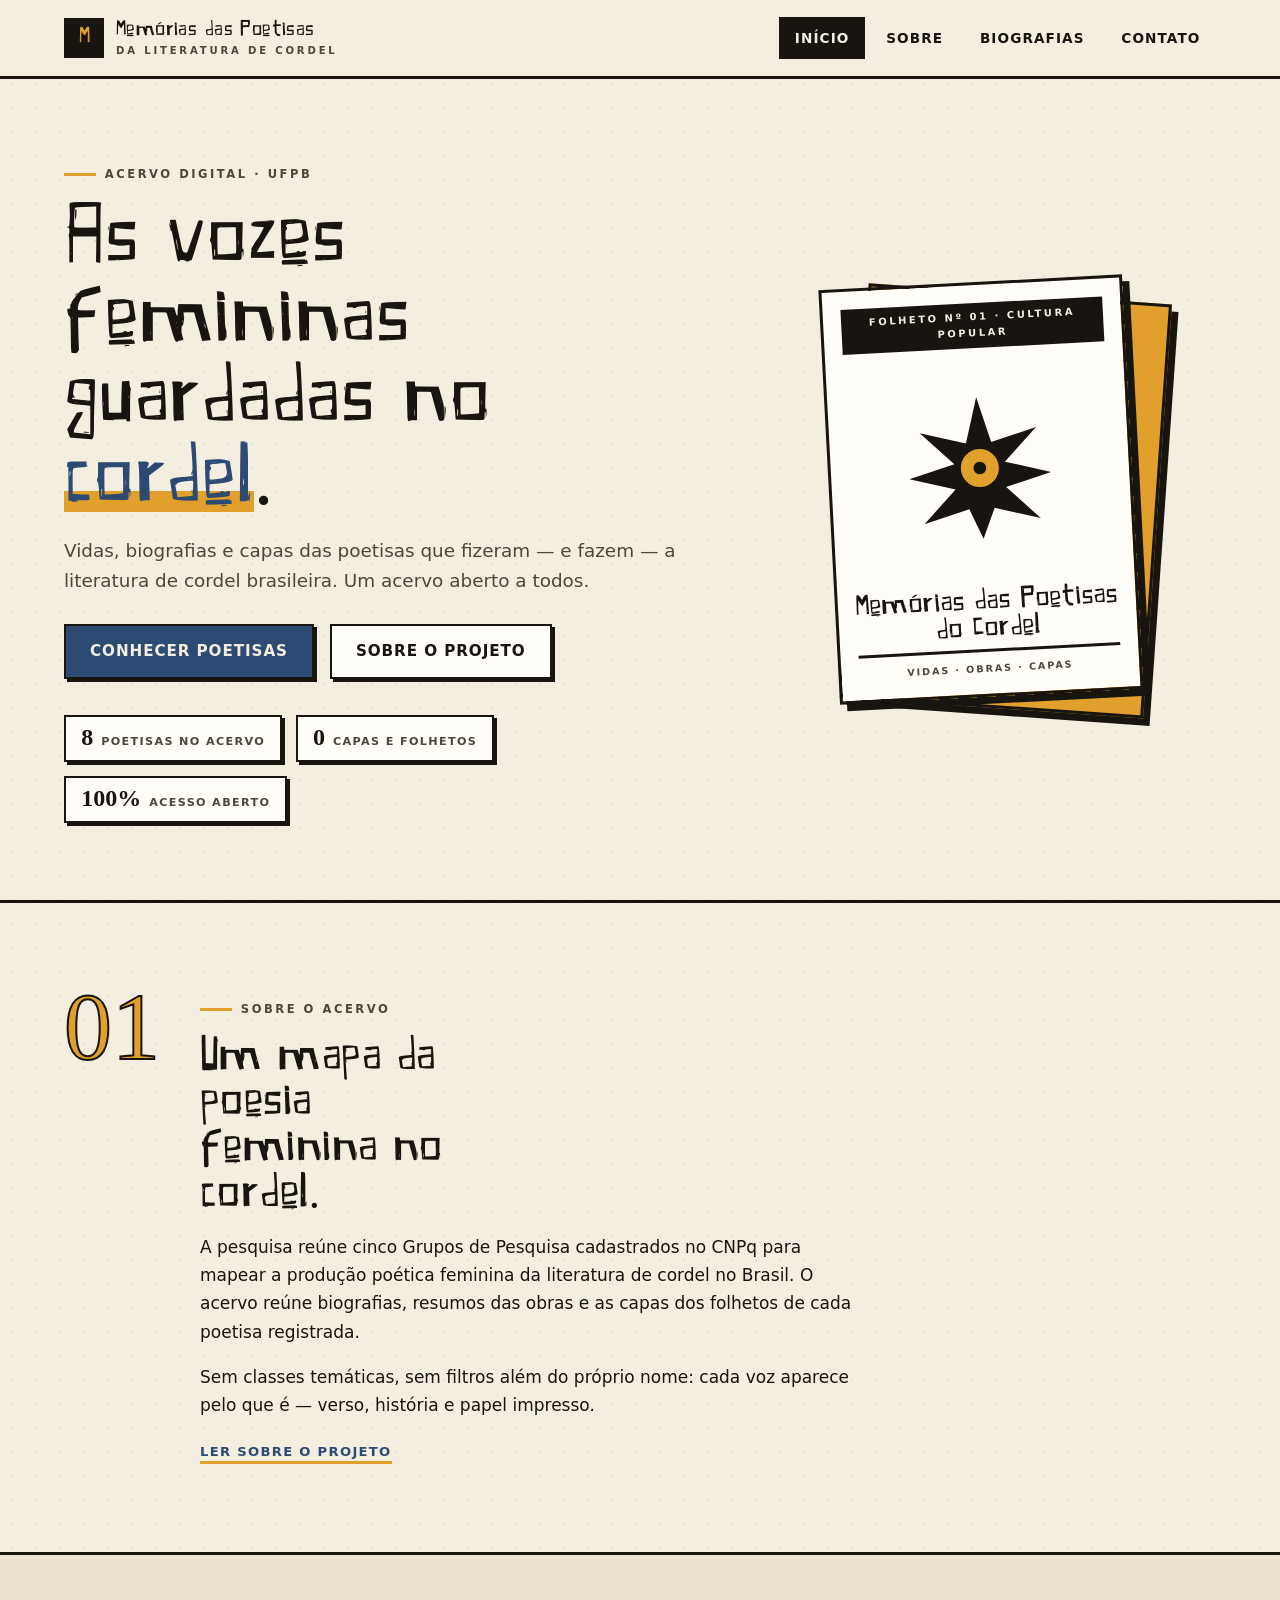
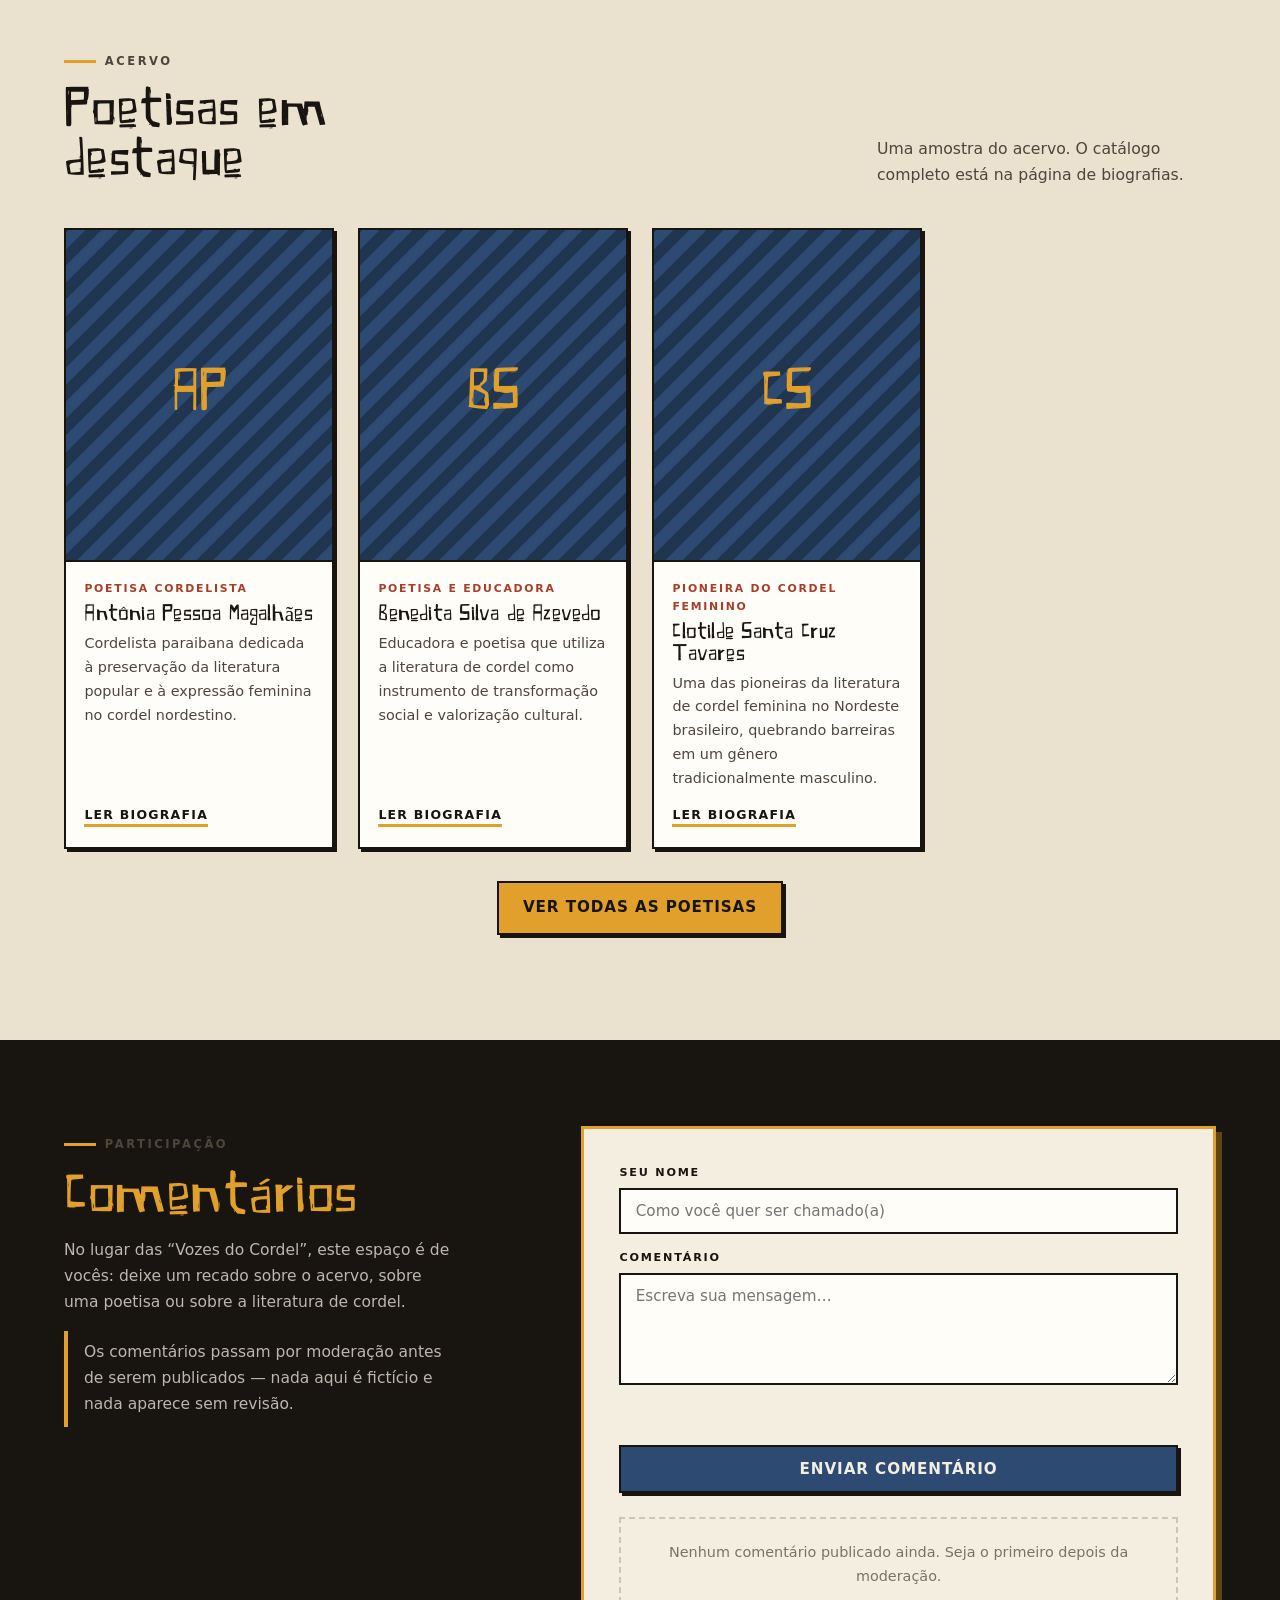
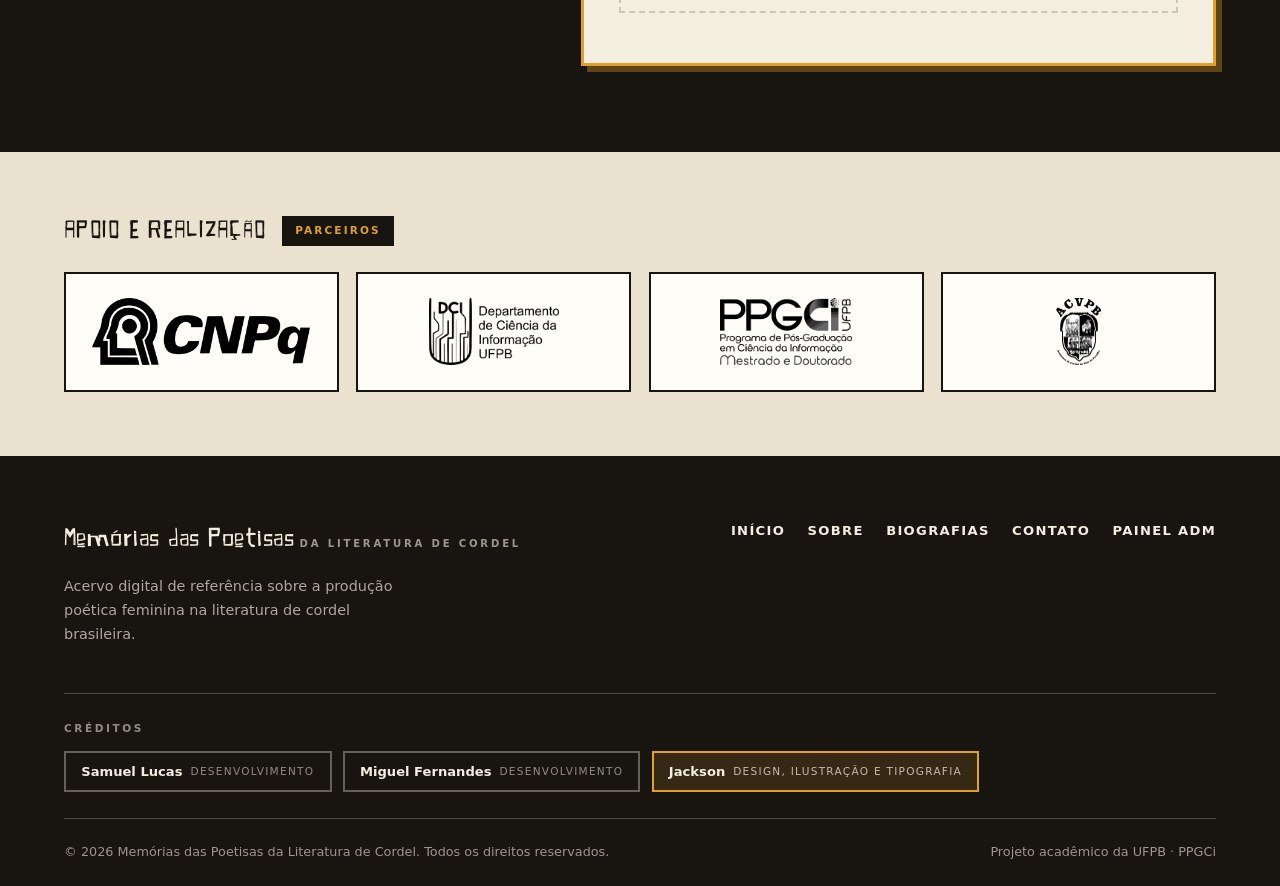
<file: index.html>
<!DOCTYPE html>
<html lang="pt-BR">
<head>
  <meta charset="UTF-8">
  <meta name="viewport" content="width=device-width, initial-scale=1.0">
  <meta name="description" content="Memórias das Poetisas da Literatura de Cordel — acervo digital com vidas, obras e capas das poetisas do cordel brasileiro.">
  <meta name="keywords" content="literatura de cordel, poetisas, poesia feminina, cordel brasileiro, cultura popular">
  <meta name="robots" content="index, follow">
  <meta property="og:title" content="Memórias das Poetisas da Literatura de Cordel">
  <meta property="og:description" content="Acervo digital das poetisas da literatura de cordel brasileira.">
  <meta property="og:type" content="website">
  <meta property="og:locale" content="pt_BR">
  <meta name="theme-color" content="#181410">
  <title>Início — Memórias das Poetisas da Literatura de Cordel</title>
  <link rel="icon" href="elementos/estrela.svg" type="image/svg+xml">
  <link rel="stylesheet" href="styles.css">
</head>
<body>

  <a class="skip-link" href="#conteudo">Ir para o conteúdo</a>

  <!-- ================= CABEÇALHO ================= -->
  <header class="site-header">
    <div class="shell site-header__inner">
      <a class="brand" href="index.html">
        <span class="brand__mark" aria-hidden="true">M</span>
        <span class="brand__text">
          <span class="brand__title">Memórias das Poetisas</span>
          <span class="brand__descriptor">da Literatura de Cordel</span>
        </span>
      </a>

      <button class="menu-toggle" type="button" aria-label="Abrir menu" aria-expanded="false" data-menu-toggle>
        <span></span><span></span><span></span>
      </button>

      <nav class="site-nav" data-site-nav aria-label="Navegação principal">
        <a href="index.html" aria-current="page">Início</a>
        <a href="sobre.html">Sobre</a>
        <a href="biografias.html">Biografias</a>
        <a href="contato.html">Contato</a>
      </nav>
    </div>
  </header>

  <main id="conteudo">

    <!-- ================= HERO ================= -->
    <section class="hero">
      <div class="shell hero__inner">
        <div>
          <span class="eyebrow">Acervo digital · UFPB</span>
          <h1 class="hero__title">As vozes femininas guardadas no <em>cordel</em>.</h1>
          <p class="lede hero__lede">
            Vidas, biografias e capas das poetisas que fizeram — e fazem —
            a literatura de cordel brasileira. Um acervo aberto a todos.
          </p>

          <div class="hero__cta">
            <a class="btn btn--primary" href="biografias.html">Conhecer poetisas</a>
            <a class="btn" href="sobre.html">Sobre o projeto</a>
          </div>

          <div class="hero__stats">
            <div class="stat-chip">
              <strong data-poetisas-count>—</strong>
              <span>Poetisas no acervo</span>
            </div>
            <div class="stat-chip">
              <strong data-covers-count>—</strong>
              <span>Capas e folhetos</span>
            </div>
            <div class="stat-chip">
              <strong>100%</strong>
              <span>Acesso aberto</span>
            </div>
          </div>
        </div>

        <!-- Arte: folhetos de cordel empilhados -->
        <div class="folheto-art" aria-hidden="true">
          <div class="folheto folheto--back"></div>
          <div class="folheto folheto--front">
            <div class="folheto__strip">Folheto nº 01 · Cultura popular</div>
            <div class="folheto__star">
              <img src="elementos/estrela.svg" alt="">
            </div>
            <p class="folheto__name">Memórias das Poetisas do Cordel</p>
            <div class="folheto__foot">Vidas · Obras · Capas</div>
          </div>
        </div>
      </div>
    </section>

    <!-- ================= SOBRE (prévia) ================= -->
    <section class="section">
      <div class="shell">
        <div class="intro-grid">
          <div class="intro-grid__num" aria-hidden="true">01</div>
          <div class="intro-grid__body">
            <span class="eyebrow">Sobre o acervo</span>
            <h2>Um mapa da poesia feminina no cordel.</h2>
            <p>
              A pesquisa reúne cinco Grupos de Pesquisa cadastrados no CNPq para
              mapear a produção poética feminina da literatura de cordel no Brasil.
              O acervo reúne biografias, resumos das obras e as capas dos folhetos
              de cada poetisa registrada.
            </p>
            <p>
              Sem classes temáticas, sem filtros além do próprio nome: cada voz
              aparece pelo que é — verso, história e papel impresso.
            </p>
            <a class="text-link" href="sobre.html">Ler sobre o projeto</a>
          </div>
        </div>
      </div>
    </section>

    <!-- ================= DESTAQUES ================= -->
    <section class="section section--deep">
      <div class="shell">
        <div class="section-head">
          <div>
            <span class="eyebrow">Acervo</span>
            <h2>Poetisas em destaque</h2>
          </div>
          <p>Uma amostra do acervo. O catálogo completo está na página de biografias.</p>
        </div>

        <div class="card-grid" data-featured-grid>
          <div class="skeleton-card">
            <div class="skeleton-block"></div>
            <div class="skeleton-block"></div>
            <div class="skeleton-block"></div>
          </div>
          <div class="skeleton-card">
            <div class="skeleton-block"></div>
            <div class="skeleton-block"></div>
            <div class="skeleton-block"></div>
          </div>
          <div class="skeleton-card">
            <div class="skeleton-block"></div>
            <div class="skeleton-block"></div>
            <div class="skeleton-block"></div>
          </div>
        </div>

        <p style="margin-top: 2rem; text-align: center;">
          <a class="btn btn--sol" href="biografias.html">Ver todas as poetisas</a>
        </p>
      </div>
    </section>

    <!-- ============ COMENTÁRIOS (no lugar das Vozes do Cordel) ============ -->
    <section class="comments" id="comentarios" aria-labelledby="titulo-comentarios">
      <div class="shell comments__grid">
        <div class="comments__intro">
          <span class="eyebrow">Participação</span>
          <h2 id="titulo-comentarios">Comentários</h2>
          <p>
            No lugar das “Vozes do Cordel”, este espaço é de vocês: deixe um
            recado sobre o acervo, sobre uma poetisa ou sobre a literatura de
            cordel.
          </p>
          <p class="comments__note">
            Os comentários passam por moderação antes de serem publicados —
            nada aqui é fictício e nada aparece sem revisão.
          </p>
        </div>

        <div class="comments__panel">
          <form class="comments__form" data-comment-form novalidate>
            <div>
              <label for="comment-name">Seu nome</label>
              <input type="text" id="comment-name" name="nome" maxlength="80" required
                     placeholder="Como você quer ser chamado(a)">
            </div>
            <div>
              <label for="comment-text">Comentário</label>
              <textarea id="comment-text" name="mensagem" maxlength="800" required
                        placeholder="Escreva sua mensagem…"></textarea>
            </div>
            <p class="form-error" data-comment-error role="alert"></p>
            <button type="submit" class="btn btn--primary btn--block">Enviar comentário</button>
          </form>

          <div data-comment-ok hidden></div>

          <div class="comments__list" data-comment-list>
            <p class="comments__empty">Nenhum comentário publicado ainda. Seja o primeiro depois da moderação.</p>
          </div>
        </div>
      </div>
    </section>

    <!-- ================= APOIO ================= -->
    <section class="supporters" aria-labelledby="titulo-apoio">
      <div class="shell">
        <div class="supporters__head">
          <h2 id="titulo-apoio">Apoio e realização</h2>
          <span class="supporters__badge">Parceiros</span>
        </div>
        <div class="supporters__grid">
          <div class="supporter">
            <img src="logos/CNPq.png" alt="CNPq" title="Conselho Nacional de Desenvolvimento Científico e Tecnológico">
          </div>
          <div class="supporter">
            <img src="logos/DCI.png" alt="DCI" title="Departamento de Ciência da Informação">
          </div>
          <div class="supporter">
            <img src="logos/PPGCI.png" alt="PPGCI" title="Programa de Pós-Graduação em Ciência da Informação">
          </div>
          <div class="supporter">
            <img src="logos/ACVPB.png" alt="ACVPB" title="Academia de Cordel do Vale do Paraíba">
          </div>
        </div>
      </div>
    </section>

  </main>

  <!-- ================= RODAPÉ ================= -->
  <footer class="site-footer">
    <div class="shell">
      <div class="footer-grid">
        <div class="footer-brand">
          <span class="brand__title">Memórias das Poetisas</span>
          <span class="brand__descriptor">da Literatura de Cordel</span>
          <p>Acervo digital de referência sobre a produção poética feminina
             na literatura de cordel brasileira.</p>
        </div>

        <nav class="footer-nav" aria-label="Navegação do rodapé">
          <a href="index.html">Início</a>
          <a href="sobre.html">Sobre</a>
          <a href="biografias.html">Biografias</a>
          <a href="contato.html">Contato</a>
          <a href="admin.html">Painel adm</a>
        </nav>
      </div>

      <div class="credits">
        <div class="credits__label">Créditos</div>
        <div class="credits__list">
          <a class="credit" href="https://portsamuellmsa.vercel.app/" target="_blank" rel="noopener noreferrer">
            <strong>Samuel Lucas</strong>
            <small>Desenvolvimento</small>
          </a>
          <a class="credit" href="https://miguel-fernandes-portfolio.vercel.app/" target="_blank" rel="noopener noreferrer">
            <strong>Miguel Fernandes</strong>
            <small>Desenvolvimento</small>
          </a>
          <span class="credit credit--highlight">
            <strong>Jackson</strong>
            <small>Design, ilustração e tipografia</small>
          </span>
        </div>
      </div>

      <div class="footer-bottom">
        <span>© <span data-current-year>2026</span> Memórias das Poetisas da Literatura de Cordel. Todos os direitos reservados.</span>
        <span>Projeto acadêmico da UFPB · PPGCi</span>
      </div>
    </div>
  </footer>

  <noscript>
    <p style="padding:1rem;background:#e0a02b;border-top:3px solid #181410;font-weight:700;text-align:center;">
      Este acervo precisa de JavaScript ativado para exibir as poetisas.
    </p>
  </noscript>

  <script src="data.js" defer></script>
  <script src="script.js" defer></script>
</body>
</html>
</file>
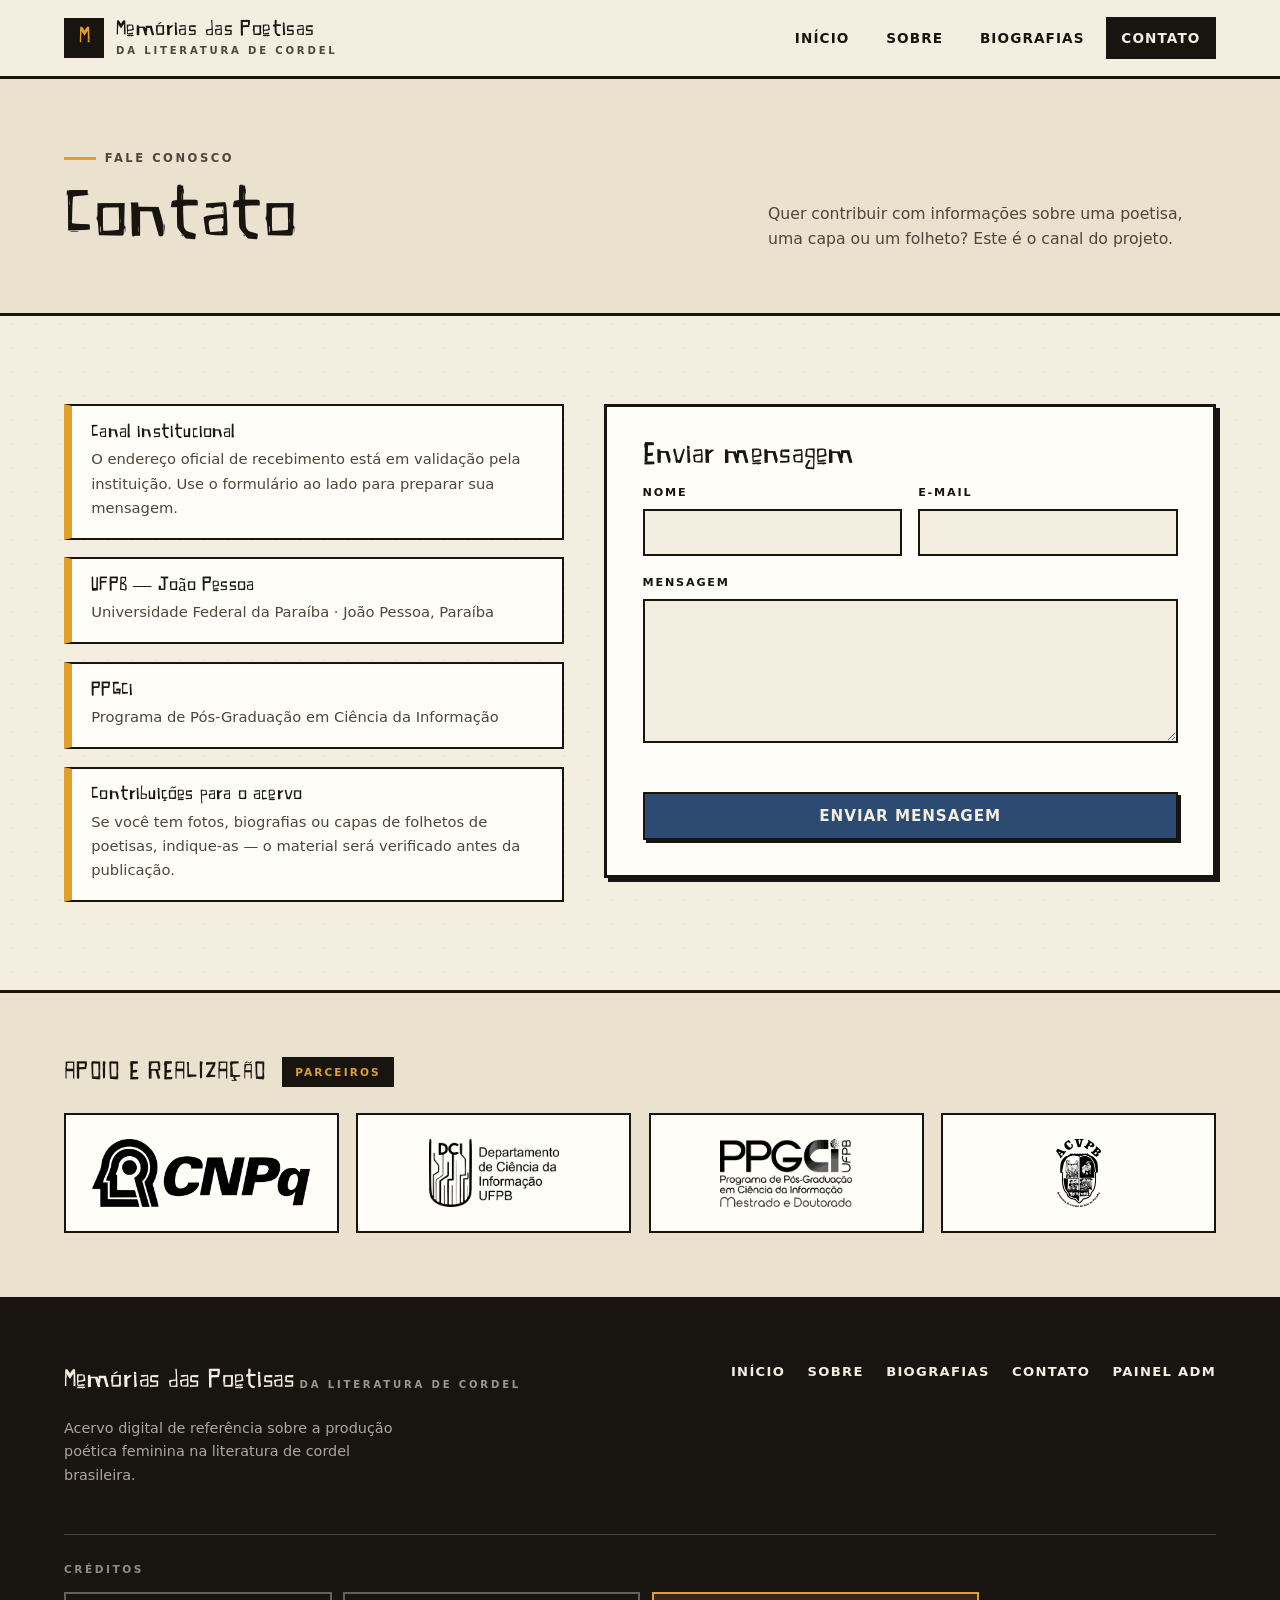
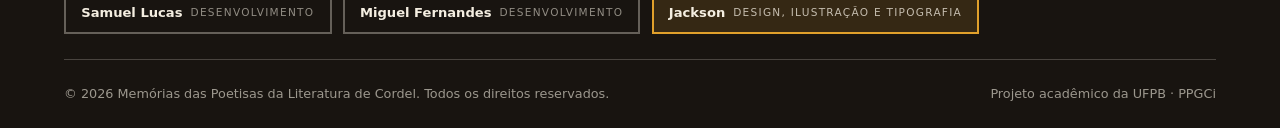
<file: contato.html>
<!DOCTYPE html>
<html lang="pt-BR">
<head>
  <meta charset="UTF-8">
  <meta name="viewport" content="width=device-width, initial-scale=1.0">
  <meta name="description" content="Contato — Memórias das Poetisas da Literatura de Cordel. Contribua com informações sobre poetisas do cordel brasileiro.">
  <meta name="robots" content="index, follow">
  <meta name="theme-color" content="#181410">
  <title>Contato — Memórias das Poetisas da Literatura de Cordel</title>
  <link rel="icon" href="elementos/estrela.svg" type="image/svg+xml">
  <link rel="stylesheet" href="styles.css">
</head>
<body>

  <a class="skip-link" href="#conteudo">Ir para o conteúdo</a>

  <!-- ================= CABEÇALHO ================= -->
  <header class="site-header">
    <div class="shell site-header__inner">
      <a class="brand" href="index.html">
        <span class="brand__mark" aria-hidden="true">M</span>
        <span class="brand__text">
          <span class="brand__title">Memórias das Poetisas</span>
          <span class="brand__descriptor">da Literatura de Cordel</span>
        </span>
      </a>

      <button class="menu-toggle" type="button" aria-label="Abrir menu" aria-expanded="false" data-menu-toggle>
        <span></span><span></span><span></span>
      </button>

      <nav class="site-nav" data-site-nav aria-label="Navegação principal">
        <a href="index.html">Início</a>
        <a href="sobre.html">Sobre</a>
        <a href="biografias.html">Biografias</a>
        <a href="contato.html" aria-current="page">Contato</a>
      </nav>
    </div>
  </header>

  <main id="conteudo">

    <!-- ================= HERO DA PÁGINA ================= -->
    <section class="page-hero">
      <div class="shell page-hero__inner">
        <div>
          <span class="eyebrow">Fale conosco</span>
          <h1>Contato</h1>
        </div>
        <p>
          Quer contribuir com informações sobre uma poetisa, uma capa ou um
          folheto? Este é o canal do projeto.
        </p>
      </div>
    </section>

    <!-- ================= CONTATO ================= -->
    <section class="section">
      <div class="shell contact-layout">

        <!-- Coluna esquerda: informações -->
        <div class="contact-info">
          <div class="contact-note">
            <h3>Canal institucional</h3>
            <p>O endereço oficial de recebimento está em validação pela
               instituição. Use o formulário ao lado para preparar sua mensagem.</p>
          </div>

          <div class="contact-note">
            <h3>UFPB — João Pessoa</h3>
            <p>Universidade Federal da Paraíba · João Pessoa, Paraíba</p>
          </div>

          <div class="contact-note">
            <h3>PPGCi</h3>
            <p>Programa de Pós-Graduação em Ciência da Informação</p>
          </div>

          <div class="contact-note">
            <h3>Contribuições para o acervo</h3>
            <p>Se você tem fotos, biografias ou capas de folhetos de poetisas,
               indique-as — o material será verificado antes da publicação.</p>
          </div>
        </div>

        <!-- Coluna direita: formulário -->
        <div class="form-card">
          <h2>Enviar mensagem</h2>

          <form data-contact-form novalidate>
            <div class="form-row">
              <div class="form-group">
                <label for="contato-nome">Nome</label>
                <input type="text" id="contato-nome" name="nome" required maxlength="120">
              </div>
              <div class="form-group">
                <label for="contato-email">E-mail</label>
                <input type="email" id="contato-email" name="email" required maxlength="160">
              </div>
            </div>

            <div class="form-group">
              <label for="contato-mensagem">Mensagem</label>
              <textarea id="contato-mensagem" name="mensagem" required maxlength="2000"></textarea>
            </div>

            <p class="form-error" data-contact-error role="alert"></p>

            <button type="submit" class="btn btn--primary btn--block">Enviar mensagem</button>
          </form>

          <div class="state-panel" data-contact-ok hidden>
            <h3>Mensagem registrada</h3>
            <p>Obrigado! Seu texto ficou salvo neste navegador. O envio por e-mail
               será ativado assim que o canal institucional for confirmado.</p>
            <p style="margin-top: 1rem;">
              <button type="button" class="btn btn-sm" data-contact-reset>Escrever outra</button>
            </p>
          </div>
        </div>

      </div>
    </section>

    <!-- ================= APOIO ================= -->
    <section class="supporters" aria-labelledby="titulo-apoio">
      <div class="shell">
        <div class="supporters__head">
          <h2 id="titulo-apoio">Apoio e realização</h2>
          <span class="supporters__badge">Parceiros</span>
        </div>
        <div class="supporters__grid">
          <div class="supporter">
            <img src="logos/CNPq.png" alt="CNPq" title="Conselho Nacional de Desenvolvimento Científico e Tecnológico">
          </div>
          <div class="supporter">
            <img src="logos/DCI.png" alt="DCI" title="Departamento de Ciência da Informação">
          </div>
          <div class="supporter">
            <img src="logos/PPGCI.png" alt="PPGCI" title="Programa de Pós-Graduação em Ciência da Informação">
          </div>
          <div class="supporter">
            <img src="logos/ACVPB.png" alt="ACVPB" title="Academia de Cordel do Vale do Paraíba">
          </div>
        </div>
      </div>
    </section>

  </main>

  <!-- ================= RODAPÉ ================= -->
  <footer class="site-footer">
    <div class="shell">
      <div class="footer-grid">
        <div class="footer-brand">
          <span class="brand__title">Memórias das Poetisas</span>
          <span class="brand__descriptor">da Literatura de Cordel</span>
          <p>Acervo digital de referência sobre a produção poética feminina
             na literatura de cordel brasileira.</p>
        </div>

        <nav class="footer-nav" aria-label="Navegação do rodapé">
          <a href="index.html">Início</a>
          <a href="sobre.html">Sobre</a>
          <a href="biografias.html">Biografias</a>
          <a href="contato.html">Contato</a>
          <a href="admin.html">Painel adm</a>
        </nav>
      </div>

      <div class="credits">
        <div class="credits__label">Créditos</div>
        <div class="credits__list">
          <a class="credit" href="https://portsamuellmsa.vercel.app/" target="_blank" rel="noopener noreferrer">
            <strong>Samuel Lucas</strong>
            <small>Desenvolvimento</small>
          </a>
          <a class="credit" href="https://miguel-fernandes-portfolio.vercel.app/" target="_blank" rel="noopener noreferrer">
            <strong>Miguel Fernandes</strong>
            <small>Desenvolvimento</small>
          </a>
          <span class="credit credit--highlight">
            <strong>Jackson</strong>
            <small>Design, ilustração e tipografia</small>
          </span>
        </div>
      </div>

      <div class="footer-bottom">
        <span>© <span data-current-year>2026</span> Memórias das Poetisas da Literatura de Cordel. Todos os direitos reservados.</span>
        <span>Projeto acadêmico da UFPB · PPGCi</span>
      </div>
    </div>
  </footer>

  <script src="data.js" defer></script>
  <script src="script.js" defer></script>
</body>
</html>
</file>
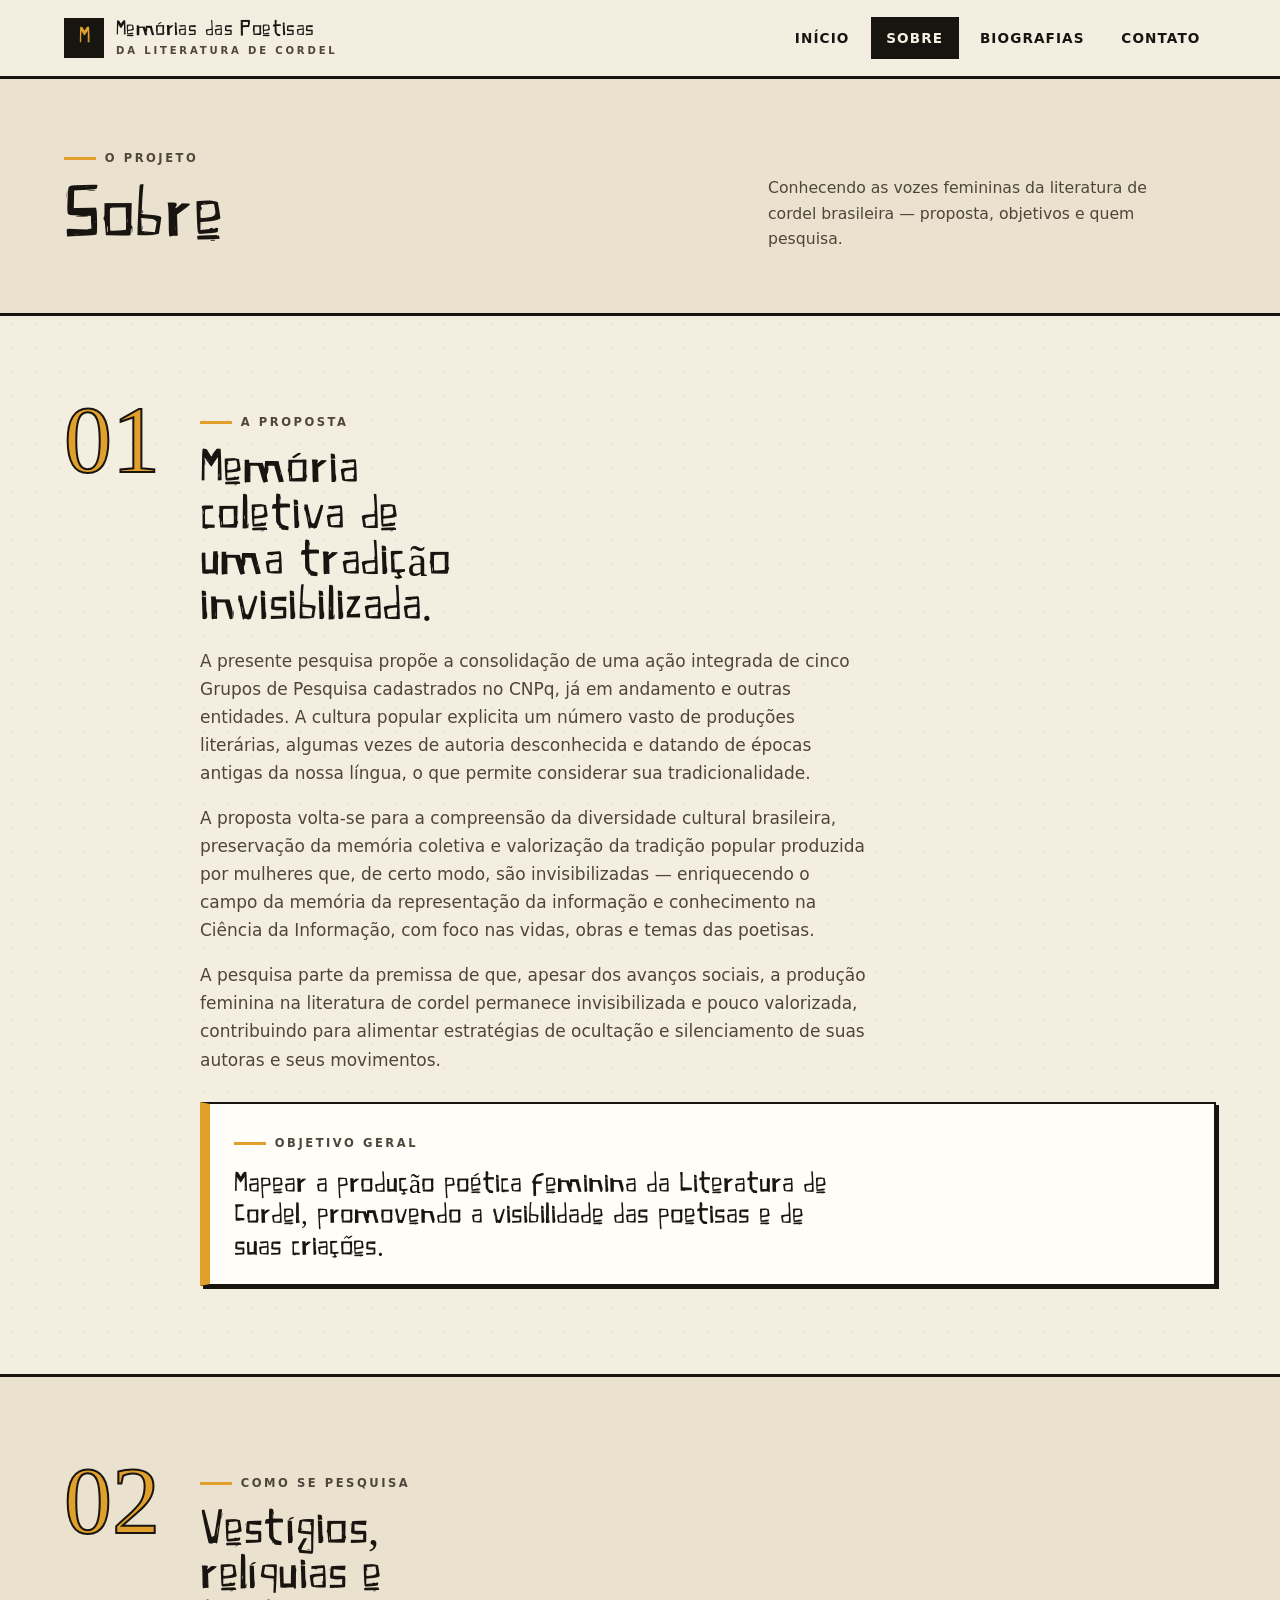
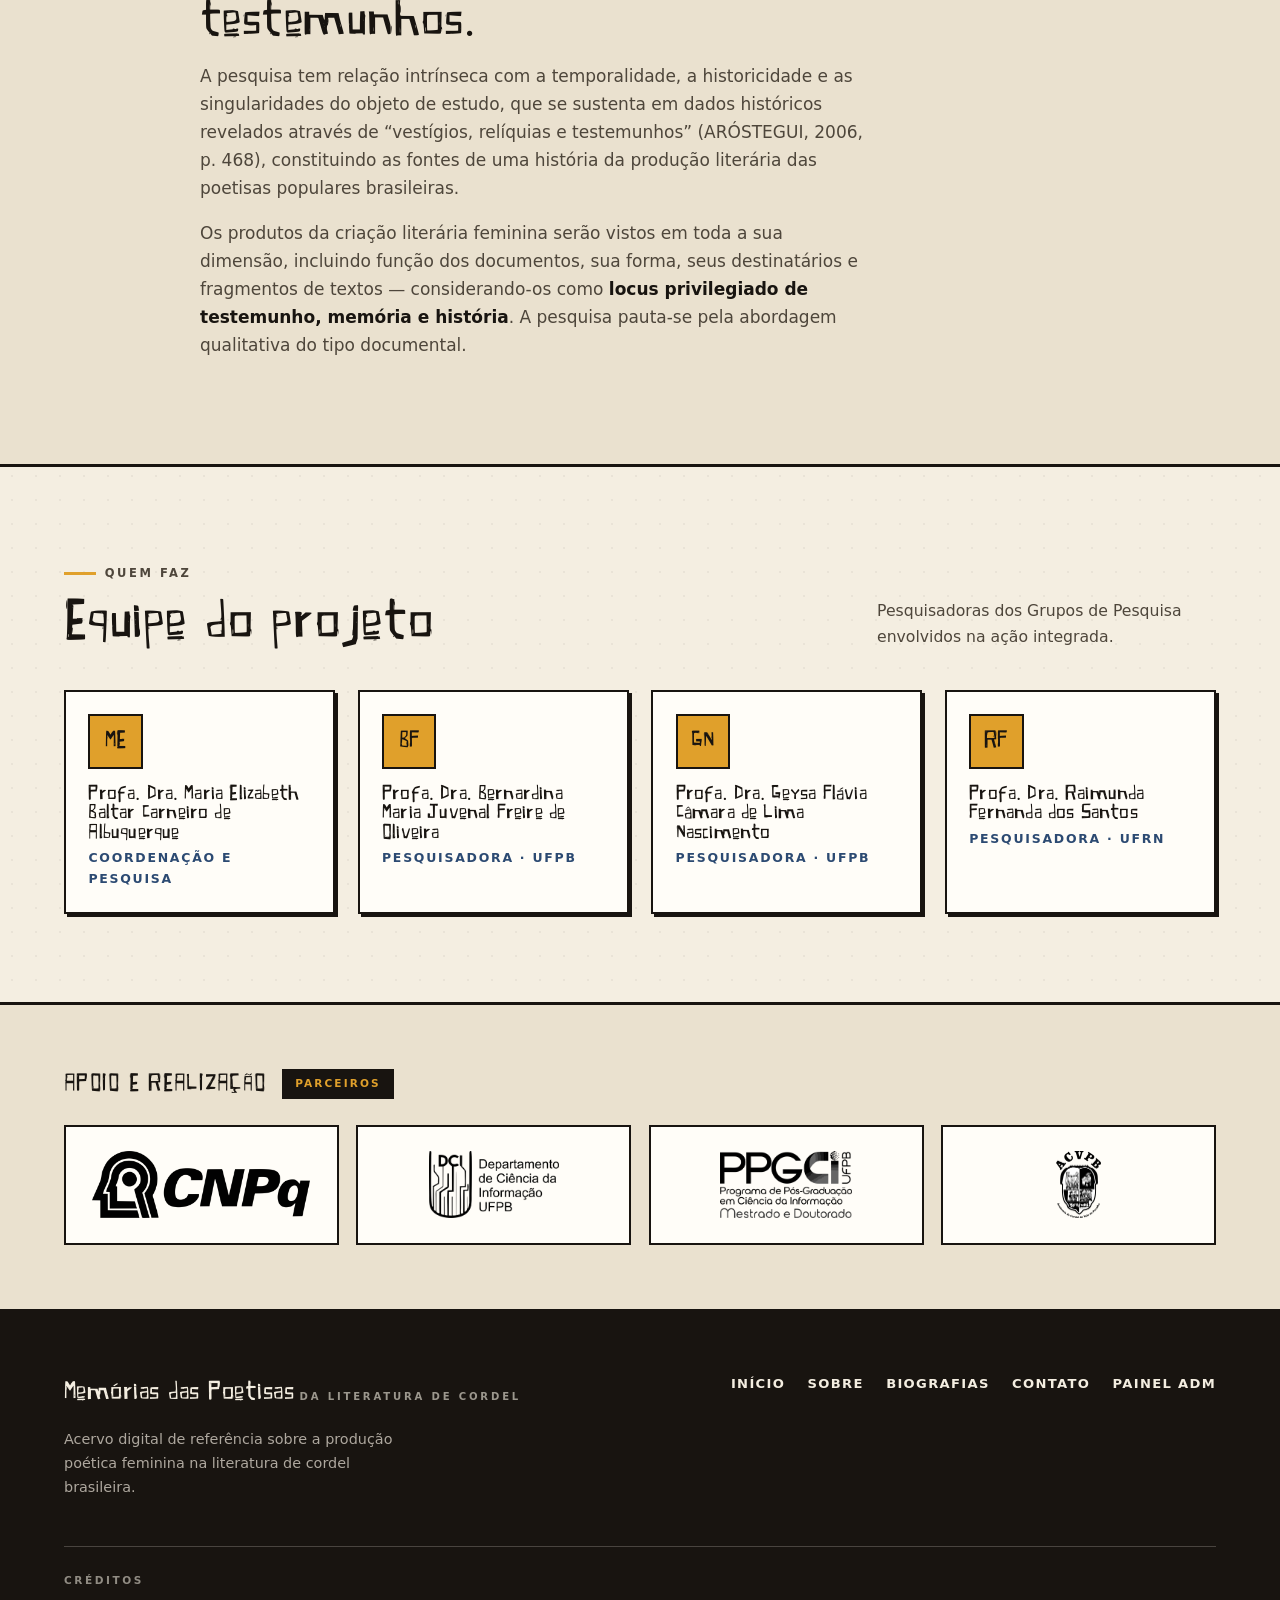
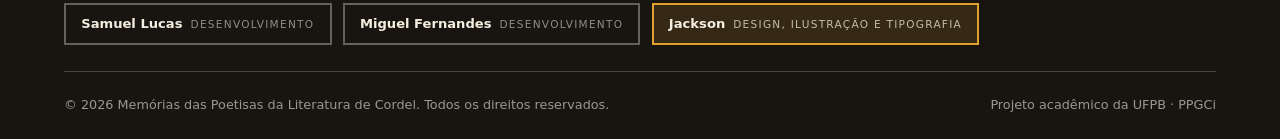
<file: sobre.html>
<!DOCTYPE html>
<html lang="pt-BR">
<head>
  <meta charset="UTF-8">
  <meta name="viewport" content="width=device-width, initial-scale=1.0">
  <meta name="description" content="Sobre o projeto Memórias das Poetisas da Literatura de Cordel — proposta, objetivos e equipe.">
  <meta name="robots" content="index, follow">
  <meta name="theme-color" content="#181410">
  <title>Sobre — Memórias das Poetisas da Literatura de Cordel</title>
  <link rel="icon" href="elementos/estrela.svg" type="image/svg+xml">
  <link rel="stylesheet" href="styles.css">
</head>
<body>

  <a class="skip-link" href="#conteudo">Ir para o conteúdo</a>

  <!-- ================= CABEÇALHO ================= -->
  <header class="site-header">
    <div class="shell site-header__inner">
      <a class="brand" href="index.html">
        <span class="brand__mark" aria-hidden="true">M</span>
        <span class="brand__text">
          <span class="brand__title">Memórias das Poetisas</span>
          <span class="brand__descriptor">da Literatura de Cordel</span>
        </span>
      </a>

      <button class="menu-toggle" type="button" aria-label="Abrir menu" aria-expanded="false" data-menu-toggle>
        <span></span><span></span><span></span>
      </button>

      <nav class="site-nav" data-site-nav aria-label="Navegação principal">
        <a href="index.html">Início</a>
        <a href="sobre.html" aria-current="page">Sobre</a>
        <a href="biografias.html">Biografias</a>
        <a href="contato.html">Contato</a>
      </nav>
    </div>
  </header>

  <main id="conteudo">

    <!-- ================= HERO DA PÁGINA ================= -->
    <section class="page-hero">
      <div class="shell page-hero__inner">
        <div>
          <span class="eyebrow">O projeto</span>
          <h1>Sobre</h1>
        </div>
        <p>
          Conhecendo as vozes femininas da literatura de cordel brasileira —
          proposta, objetivos e quem pesquisa.
        </p>
      </div>
    </section>

    <!-- ================= PROPOSTA ================= -->
    <section class="section">
      <div class="shell">
        <div class="intro-grid">
          <div class="intro-grid__num" aria-hidden="true">01</div>
          <div class="intro-grid__body">
            <span class="eyebrow">A proposta</span>
            <h2>Memória coletiva de uma tradição invisibilizada.</h2>
            <div class="prose">
              <p>
                A presente pesquisa propõe a consolidação de uma ação integrada de
                cinco Grupos de Pesquisa cadastrados no CNPq, já em andamento e
                outras entidades. A cultura popular explicita um número vasto de
                produções literárias, algumas vezes de autoria desconhecida e
                datando de épocas antigas da nossa língua, o que permite considerar
                sua tradicionalidade.
              </p>
              <p>
                A proposta volta-se para a compreensão da diversidade cultural
                brasileira, preservação da memória coletiva e valorização da
                tradição popular produzida por mulheres que, de certo modo, são
                invisibilizadas — enriquecendo o campo da memória da representação
                da informação e conhecimento na Ciência da Informação, com foco nas
                vidas, obras e temas das poetisas.
              </p>
              <p>
                A pesquisa parte da premissa de que, apesar dos avanços sociais, a
                produção feminina na literatura de cordel permanece invisibilizada e
                pouco valorizada, contribuindo para alimentar estratégias de
                ocultação e silenciamento de suas autoras e seus movimentos.
              </p>
            </div>

            <div class="quote-block">
              <span class="eyebrow">Objetivo geral</span>
              <p>
                Mapear a produção poética feminina da Literatura de Cordel,
                promovendo a visibilidade das poetisas e de suas criações.
              </p>
            </div>
          </div>
        </div>
      </div>
    </section>

    <!-- ================= METODOLOGIA ================= -->
    <section class="section section--deep">
      <div class="shell">
        <div class="intro-grid">
          <div class="intro-grid__num" aria-hidden="true">02</div>
          <div class="intro-grid__body">
            <span class="eyebrow">Como se pesquisa</span>
            <h2>Vestígios, relíquias e testemunhos.</h2>
            <div class="prose">
              <p>
                A pesquisa tem relação intrínseca com a temporalidade, a
                historicidade e as singularidades do objeto de estudo, que se
                sustenta em dados históricos revelados através de “vestígios,
                relíquias e testemunhos” (ARÓSTEGUI, 2006, p. 468), constituindo
                as fontes de uma história da produção literária das poetisas
                populares brasileiras.
              </p>
              <p>
                Os produtos da criação literária feminina serão vistos em toda a
                sua dimensão, incluindo função dos documentos, sua forma, seus
                destinatários e fragmentos de textos — considerando-os como
                <strong>locus privilegiado de testemunho, memória e história</strong>.
                A pesquisa pauta-se pela abordagem qualitativa do tipo documental.
              </p>
            </div>
          </div>
        </div>
      </div>
    </section>

    <!-- ================= EQUIPE ================= -->
    <section class="section">
      <div class="shell">
        <div class="section-head">
          <div>
            <span class="eyebrow">Quem faz</span>
            <h2>Equipe do projeto</h2>
          </div>
          <p>Pesquisadoras dos Grupos de Pesquisa envolvidos na ação integrada.</p>
        </div>

        <div class="team-grid">
          <article class="team-card">
            <div class="team-card__initials" aria-hidden="true">ME</div>
            <h3>Profa. Dra. Maria Elizabeth Baltar Carneiro de Albuquerque</h3>
            <p>Coordenação e pesquisa</p>
          </article>

          <article class="team-card">
            <div class="team-card__initials" aria-hidden="true">BF</div>
            <h3>Profa. Dra. Bernardina Maria Juvenal Freire de Oliveira</h3>
            <p>Pesquisadora · UFPB</p>
          </article>

          <article class="team-card">
            <div class="team-card__initials" aria-hidden="true">GN</div>
            <h3>Profa. Dra. Geysa Flávia Câmara de Lima Nascimento</h3>
            <p>Pesquisadora · UFPB</p>
          </article>

          <article class="team-card">
            <div class="team-card__initials" aria-hidden="true">RF</div>
            <h3>Profa. Dra. Raimunda Fernanda dos Santos</h3>
            <p>Pesquisadora · UFRN</p>
          </article>
        </div>
      </div>
    </section>

    <!-- ================= APOIO ================= -->
    <section class="supporters" aria-labelledby="titulo-apoio">
      <div class="shell">
        <div class="supporters__head">
          <h2 id="titulo-apoio">Apoio e realização</h2>
          <span class="supporters__badge">Parceiros</span>
        </div>
        <div class="supporters__grid">
          <div class="supporter">
            <img src="logos/CNPq.png" alt="CNPq" title="Conselho Nacional de Desenvolvimento Científico e Tecnológico">
          </div>
          <div class="supporter">
            <img src="logos/DCI.png" alt="DCI" title="Departamento de Ciência da Informação">
          </div>
          <div class="supporter">
            <img src="logos/PPGCI.png" alt="PPGCI" title="Programa de Pós-Graduação em Ciência da Informação">
          </div>
          <div class="supporter">
            <img src="logos/ACVPB.png" alt="ACVPB" title="Academia de Cordel do Vale do Paraíba">
          </div>
        </div>
      </div>
    </section>

  </main>

  <!-- ================= RODAPÉ ================= -->
  <footer class="site-footer">
    <div class="shell">
      <div class="footer-grid">
        <div class="footer-brand">
          <span class="brand__title">Memórias das Poetisas</span>
          <span class="brand__descriptor">da Literatura de Cordel</span>
          <p>Acervo digital de referência sobre a produção poética feminina
             na literatura de cordel brasileira.</p>
        </div>

        <nav class="footer-nav" aria-label="Navegação do rodapé">
          <a href="index.html">Início</a>
          <a href="sobre.html">Sobre</a>
          <a href="biografias.html">Biografias</a>
          <a href="contato.html">Contato</a>
          <a href="admin.html">Painel adm</a>
        </nav>
      </div>

      <div class="credits">
        <div class="credits__label">Créditos</div>
        <div class="credits__list">
          <a class="credit" href="https://portsamuellmsa.vercel.app/" target="_blank" rel="noopener noreferrer">
            <strong>Samuel Lucas</strong>
            <small>Desenvolvimento</small>
          </a>
          <a class="credit" href="https://miguel-fernandes-portfolio.vercel.app/" target="_blank" rel="noopener noreferrer">
            <strong>Miguel Fernandes</strong>
            <small>Desenvolvimento</small>
          </a>
          <span class="credit credit--highlight">
            <strong>Jackson</strong>
            <small>Design, ilustração e tipografia</small>
          </span>
        </div>
      </div>

      <div class="footer-bottom">
        <span>© <span data-current-year>2026</span> Memórias das Poetisas da Literatura de Cordel. Todos os direitos reservados.</span>
        <span>Projeto acadêmico da UFPB · PPGCi</span>
      </div>
    </div>
  </footer>

  <script src="data.js" defer></script>
  <script src="script.js" defer></script>
</body>
</html>
</file>
<file: styles.css>
/* ============================================================
   MEMÓRIAS DAS POETISAS DA LITERATURA DE CORDEL
   styles.css — identidade "folheto": papel, tinta, anil e sol.
   Tipografia display: Jackson Xilogravura (criada por Jackson).
   ============================================================ */

/* ---------- Fonte ---------- */
@font-face {
  font-family: 'JacksonXilogravura';
  src: url('fonts/JacksonXilogravura-Regular.otf') format('opentype');
  font-weight: normal;
  font-style: normal;
  font-display: swap;
}

/* ---------- Tokens ---------- */
:root {
  --paper: #f4eee1;
  --paper-deep: #eae1cf;
  --surface: #fffdf8;
  --ink: #181410;
  --ink-soft: #4e463b;
  --ink-faint: #7c7263;
  --anil: #2c4a72;
  --anil-dark: #1f3550;
  --sol: #e0a02b;
  --sol-soft: #f5e3b6;
  --barro: #a83e2a;
  --barro-dark: #8a3121;
  --line: #181410;
  --line-soft: rgba(24, 20, 16, 0.18);
  --line-faint: rgba(24, 20, 16, 0.1);
  --shadow-hard: 4px 4px 0 var(--ink);
  --shadow-hard-sm: 3px 3px 0 var(--ink);
  --shadow-hard-lg: 7px 7px 0 var(--ink);
  --font-display: 'JacksonXilogravura', 'Playfair Display', Georgia, serif;
  --font-body: system-ui, -apple-system, 'Segoe UI', Roboto, 'Helvetica Neue', Arial, sans-serif;
  --max: 72rem;
  --header-h: 4.75rem;
}

/* ---------- Reset / base ---------- */
*, *::before, *::after { box-sizing: border-box; }

html { scroll-behavior: smooth; }

body {
  margin: 0;
  font-family: var(--font-body);
  font-size: 1.0625rem;
  line-height: 1.65;
  color: var(--ink);
  background-color: var(--paper);
  background-image: radial-gradient(rgba(24, 20, 16, 0.05) 1px, transparent 1px);
  background-size: 24px 24px;
  -webkit-font-smoothing: antialiased;
}

img { max-width: 100%; display: block; }
a { color: var(--anil); }
button { font-family: inherit; }

::selection { background: var(--sol); color: var(--ink); }

h1, h2, h3 {
  font-family: var(--font-display);
  font-weight: 400;
  line-height: 1.02;
  margin: 0 0 0.5em;
  letter-spacing: 0.01em;
}

p { margin: 0 0 1em; }

:focus-visible {
  outline: 3px solid var(--anil);
  outline-offset: 2px;
}

/* ---------- Utilitários ---------- */
.shell {
  width: min(100% - 2.5rem, var(--max));
  margin-inline: auto;
}

.visually-hidden {
  position: absolute !important;
  width: 1px; height: 1px;
  margin: -1px; padding: 0;
  overflow: hidden;
  clip: rect(0 0 0 0);
  white-space: nowrap; border: 0;
}

.skip-link {
  position: absolute;
  left: 1rem; top: -4rem;
  z-index: 200;
  background: var(--ink);
  color: var(--paper);
  padding: 0.7rem 1.2rem;
  font-weight: 700;
  text-decoration: none;
  transition: top 0.15s ease;
}
.skip-link:focus { top: 1rem; }

.eyebrow {
  display: inline-flex;
  align-items: center;
  gap: 0.55rem;
  font-size: 0.72rem;
  font-weight: 700;
  letter-spacing: 0.22em;
  text-transform: uppercase;
  color: var(--ink-soft);
  margin-bottom: 1rem;
}
.eyebrow::before {
  content: '';
  width: 2rem; height: 3px;
  background: var(--sol);
}

.rule {
  border: 0;
  border-top: 3px solid var(--ink);
  margin: 0;
}

.lede {
  font-size: 1.15rem;
  color: var(--ink-soft);
  max-width: 46rem;
}

/* Botões */
.btn {
  display: inline-flex;
  align-items: center;
  gap: 0.5rem;
  padding: 0.8rem 1.5rem;
  border: 2px solid var(--ink);
  background: var(--surface);
  color: var(--ink);
  font-size: 0.95rem;
  font-weight: 700;
  text-decoration: none;
  text-transform: uppercase;
  letter-spacing: 0.06em;
  cursor: pointer;
  box-shadow: var(--shadow-hard-sm);
  transition: transform 0.12s ease, box-shadow 0.12s ease, background 0.12s ease;
}
.btn:hover {
  transform: translate(-2px, -2px);
  box-shadow: var(--shadow-hard);
}
.btn:active {
  transform: translate(2px, 2px);
  box-shadow: 1px 1px 0 var(--ink);
}
.btn--primary { background: var(--anil); color: var(--paper); }
.btn--primary:hover { background: var(--anil-dark); }
.btn--sol { background: var(--sol); }
.btn--sol:hover { background: #d29322; }
.btn--block { width: 100%; justify-content: center; }

.text-link {
  font-weight: 700;
  text-transform: uppercase;
  font-size: 0.82rem;
  letter-spacing: 0.1em;
  color: var(--anil);
  text-decoration: none;
  border-bottom: 3px solid var(--sol);
  padding-bottom: 2px;
}
.text-link:hover { color: var(--anil-dark); border-color: var(--anil); }

/* ============================================================
   CABEÇALHO
   ============================================================ */
.site-header {
  position: sticky;
  top: 0;
  z-index: 100;
  background: var(--paper);
  border-bottom: 3px solid var(--ink);
}

.site-header__inner {
  display: flex;
  align-items: center;
  justify-content: space-between;
  gap: 1.5rem;
  min-height: var(--header-h);
  padding-block: 0.6rem;
}

.brand {
  display: flex;
  align-items: center;
  gap: 0.75rem;
  text-decoration: none;
  color: var(--ink);
}

.brand__mark {
  width: 2.5rem;
  height: 2.5rem;
  flex-shrink: 0;
  background: var(--ink);
  color: var(--sol);
  display: grid;
  place-items: center;
  font-family: var(--font-display);
  font-size: 1.35rem;
  border: 2px solid var(--ink);
}

.brand__text { display: flex; flex-direction: column; line-height: 1; }

.brand__title {
  font-family: var(--font-display);
  font-size: 1.28rem;
  letter-spacing: 0.02em;
}

.brand__descriptor {
  font-size: 0.63rem;
  font-weight: 700;
  letter-spacing: 0.28em;
  text-transform: uppercase;
  color: var(--ink-soft);
  margin-top: 0.3rem;
}

.site-nav { display: flex; align-items: center; gap: 0.35rem; }

.site-nav a {
  padding: 0.5rem 0.85rem;
  font-size: 0.85rem;
  font-weight: 700;
  text-transform: uppercase;
  letter-spacing: 0.08em;
  text-decoration: none;
  color: var(--ink);
  border: 2px solid transparent;
}
.site-nav a:hover { border-color: var(--ink); background: var(--sol-soft); }
.site-nav a[aria-current='page'] {
  background: var(--ink);
  color: var(--paper);
  border-color: var(--ink);
}

.menu-toggle {
  display: none;
  flex-direction: column;
  gap: 5px;
  padding: 0.55rem 0.6rem;
  background: var(--surface);
  border: 2px solid var(--ink);
  cursor: pointer;
  box-shadow: var(--shadow-hard-sm);
}
.menu-toggle span {
  width: 22px; height: 3px;
  background: var(--ink);
}

/* ============================================================
   HERO (INÍCIO)
   ============================================================ */
.hero {
  border-bottom: 3px solid var(--ink);
  overflow: hidden;
}

.hero__inner {
  display: grid;
  grid-template-columns: 1.15fr 0.85fr;
  gap: 3rem;
  align-items: center;
  padding-block: clamp(2.5rem, 6vw, 5rem);
}

.hero__title {
  font-size: clamp(2.6rem, 6.5vw, 4.9rem);
  margin-bottom: 1rem;
}
.hero__title em {
  font-style: normal;
  color: var(--anil);
  position: relative;
  white-space: nowrap;
}
.hero__title em::after {
  content: '';
  position: absolute;
  left: 0; right: 0; bottom: 0.08em;
  height: 0.28em;
  background: var(--sol);
  z-index: -1;
}

.hero__lede { margin-bottom: 1.75rem; }

.hero__cta {
  display: flex;
  flex-wrap: wrap;
  gap: 1rem;
  margin-bottom: 2.25rem;
}

.hero__stats {
  display: flex;
  flex-wrap: wrap;
  gap: 0.85rem;
}

.stat-chip {
  border: 2px solid var(--ink);
  background: var(--surface);
  padding: 0.55rem 0.95rem;
  display: flex;
  align-items: baseline;
  gap: 0.5rem;
  box-shadow: var(--shadow-hard-sm);
}
.stat-chip strong {
  font-family: var(--font-display);
  font-size: 1.5rem;
  line-height: 1;
}
.stat-chip span {
  font-size: 0.7rem;
  font-weight: 700;
  text-transform: uppercase;
  letter-spacing: 0.12em;
  color: var(--ink-soft);
}

/* Folhetos empilhados (arte do hero) */
.folheto-art {
  position: relative;
  min-height: 24rem;
  display: grid;
  place-items: center;
}

.folheto {
  position: absolute;
  width: min(19rem, 78%);
  aspect-ratio: 3 / 4.1;
  border: 3px solid var(--ink);
  background: var(--surface);
  box-shadow: var(--shadow-hard-lg);
}

.folheto--back {
  background: var(--sol);
  transform: rotate(4deg) translate(1.6rem, 0.6rem);
}

.folheto--front {
  transform: rotate(-3deg);
  display: flex;
  flex-direction: column;
  padding: 1.1rem;
  background:
    linear-gradient(var(--surface), var(--surface)) padding-box;
}

.folheto__strip {
  background: var(--ink);
  color: var(--paper);
  font-size: 0.62rem;
  font-weight: 700;
  letter-spacing: 0.26em;
  text-transform: uppercase;
  text-align: center;
  padding: 0.4rem 0.3rem;
}

.folheto__star {
  flex: 1;
  display: grid;
  place-items: center;
  padding-block: 0.8rem;
}
.folheto__star img { width: 58%; }

.folheto__name {
  font-family: var(--font-display);
  font-size: 1.72rem;
  line-height: 0.98;
  text-align: center;
  margin: 0 0 0.45rem;
}

.folheto__foot {
  border-top: 3px solid var(--ink);
  padding-top: 0.55rem;
  text-align: center;
  font-size: 0.6rem;
  font-weight: 700;
  letter-spacing: 0.2em;
  text-transform: uppercase;
  color: var(--ink-soft);
}

/* ============================================================
   SEÇÕES
   ============================================================ */
.section { padding-block: clamp(3rem, 7vw, 5.5rem); }
.section--deep {
  background: var(--paper-deep);
  border-block: 3px solid var(--ink);
}
.section--ink {
  background: var(--ink);
  color: var(--paper);
}

.section-head {
  display: flex;
  align-items: flex-end;
  justify-content: space-between;
  gap: 2rem;
  margin-bottom: 2.5rem;
  flex-wrap: wrap;
}
.section-head h2 {
  font-size: clamp(2rem, 4.5vw, 3.1rem);
  margin: 0;
  max-width: 24ch;
}
.section-head p {
  margin: 0;
  max-width: 34ch;
  color: var(--ink-soft);
  font-size: 0.98rem;
}
.section--ink .section-head p { color: rgba(244, 238, 225, 0.72); }
.section--ink .eyebrow { color: rgba(244, 238, 225, 0.75); }

.index-num {
  font-family: var(--font-display);
  font-size: 0.95rem;
  color: var(--barro);
  letter-spacing: 0.1em;
}

/* Bloco sobre (início) */
.intro-grid {
  display: grid;
  grid-template-columns: auto 1fr;
  gap: 2.5rem;
  align-items: start;
}
.intro-grid__num {
  font-family: var(--font-display);
  font-size: clamp(3.5rem, 8vw, 6rem);
  line-height: 0.8;
  color: var(--sol);
  -webkit-text-stroke: 2px var(--ink);
}
.intro-grid__body p { max-width: 62ch; }
.intro-grid__body h2 {
  font-size: clamp(1.9rem, 4vw, 2.8rem);
  max-width: 18ch;
  margin-bottom: 1rem;
}

/* Destaques / cards de poetisas */
.card-grid {
  display: grid;
  grid-template-columns: repeat(auto-fill, minmax(15.5rem, 1fr));
  gap: 1.5rem;
}

.poetisa-card {
  display: flex;
  flex-direction: column;
  background: var(--surface);
  border: 2px solid var(--ink);
  box-shadow: var(--shadow-hard-sm);
  transition: transform 0.12s ease, box-shadow 0.12s ease;
}
.poetisa-card:hover {
  transform: translate(-2px, -2px);
  box-shadow: var(--shadow-hard);
}

.poetisa-card__portrait {
  aspect-ratio: 4 / 5;
  border-bottom: 2px solid var(--ink);
  overflow: hidden;
  background: var(--anil);
  position: relative;
}
.poetisa-card__portrait img {
  width: 100%; height: 100%;
  object-fit: cover;
}
.poetisa-card__fallback {
  position: absolute;
  inset: 0;
  display: grid;
  place-items: center;
  background:
    repeating-linear-gradient(
      -45deg,
      var(--anil),
      var(--anil) 12px,
      var(--anil-dark) 12px,
      var(--anil-dark) 24px
    );
  color: var(--sol);
  font-family: var(--font-display);
  font-size: 3.4rem;
}

.poetisa-card__body {
  padding: 1.1rem 1.15rem 1.25rem;
  display: flex;
  flex-direction: column;
  flex: 1;
  gap: 0.4rem;
}
.poetisa-card__name {
  font-size: 1.32rem;
  margin: 0;
}
.poetisa-card__subtitle {
  font-size: 0.68rem;
  font-weight: 700;
  letter-spacing: 0.16em;
  text-transform: uppercase;
  color: var(--barro);
  margin: 0;
}
.poetisa-card__summary {
  font-size: 0.9rem;
  color: var(--ink-soft);
  margin: 0 0 0.6rem;
  flex: 1;
}
.poetisa-card__action {
  align-self: flex-start;
  font-size: 0.78rem;
  font-weight: 700;
  text-transform: uppercase;
  letter-spacing: 0.1em;
  background: none;
  border: 0;
  border-bottom: 3px solid var(--sol);
  padding: 0 0 2px;
  color: var(--ink);
  cursor: pointer;
}
.poetisa-card__action:hover { color: var(--anil); border-color: var(--anil); }

/* Estado vazio / painel */
.state-panel {
  border: 2px dashed var(--ink);
  background: var(--surface);
  padding: 2.5rem 1.5rem;
  text-align: center;
  color: var(--ink-soft);
}
.state-panel h3 {
  font-size: 1.5rem;
  color: var(--ink);
  margin-bottom: 0.4rem;
}

/* Skeleton */
.skeleton-card { border: 2px solid var(--line-soft); background: var(--surface); }
.skeleton-block {
  background: linear-gradient(90deg, var(--paper-deep) 25%, #f2ebdd 50%, var(--paper-deep) 75%);
  background-size: 200% 100%;
  animation: skeleton 1.3s infinite;
}
.skeleton-card .skeleton-block:first-child { aspect-ratio: 4 / 5; border-bottom: 2px solid var(--line-soft); }
.skeleton-card .skeleton-block:nth-child(2) { height: 1.3rem; margin: 1rem 1rem 0.6rem; }
.skeleton-card .skeleton-block:nth-child(3) { height: 0.9rem; margin: 0 1rem 1.4rem; }
@keyframes skeleton {
  0% { background-position: 200% 0; }
  100% { background-position: -200% 0; }
}

/* ============================================================
   COMENTÁRIOS (no lugar das Vozes do Cordel)
   ============================================================ */
.comments {
  background: var(--ink);
  color: var(--paper);
  border-block: 3px solid var(--ink);
  padding-block: clamp(3rem, 7vw, 5rem);
}

.comments__grid {
  display: grid;
  grid-template-columns: 0.85fr 1.15fr;
  gap: 3rem;
}

.comments__intro h2 {
  font-size: clamp(2.2rem, 5vw, 3.4rem);
  color: var(--sol);
  margin-bottom: 0.8rem;
}
.comments__intro p {
  color: rgba(244, 238, 225, 0.75);
  font-size: 0.97rem;
  max-width: 40ch;
}
.comments__note {
  border-left: 4px solid var(--sol);
  padding: 0.6rem 0 0.6rem 1rem;
  font-size: 0.82rem;
  color: rgba(244, 238, 225, 0.62);
}

.comments__panel {
  background: var(--paper);
  color: var(--ink);
  border: 3px solid var(--sol);
  box-shadow: 6px 6px 0 rgba(224, 160, 43, 0.35);
  padding: clamp(1.4rem, 3vw, 2.2rem);
}

.comments__form { display: grid; gap: 0.9rem; margin-bottom: 1.5rem; }
.comments__form label {
  font-size: 0.7rem;
  font-weight: 700;
  letter-spacing: 0.16em;
  text-transform: uppercase;
  display: block;
  margin-bottom: 0.35rem;
}
.comments__form input,
.comments__form textarea {
  width: 100%;
  padding: 0.75rem 0.9rem;
  border: 2px solid var(--ink);
  background: var(--surface);
  font-family: inherit;
  font-size: 0.95rem;
  color: var(--ink);
}
.comments__form textarea { min-height: 7rem; resize: vertical; }
.comments__form input:focus,
.comments__form textarea:focus {
  outline: none;
  border-color: var(--anil);
  box-shadow: var(--shadow-hard-sm);
}

.comments__ok {
  border: 2px solid var(--anil);
  background: rgba(44, 74, 114, 0.08);
  color: var(--anil-dark);
  padding: 0.8rem 1rem;
  font-size: 0.9rem;
  margin-bottom: 1.2rem;
}

.comments__list { display: grid; gap: 1rem; }
.comment {
  border: 2px solid var(--ink);
  background: var(--surface);
  padding: 1rem 1.1rem;
}
.comment__head {
  display: flex;
  justify-content: space-between;
  gap: 1rem;
  align-items: baseline;
  margin-bottom: 0.4rem;
}
.comment__name {
  font-family: var(--font-display);
  font-size: 1.1rem;
}
.comment__date {
  font-size: 0.68rem;
  font-weight: 700;
  letter-spacing: 0.1em;
  text-transform: uppercase;
  color: var(--ink-faint);
}
.comment__text {
  margin: 0;
  font-size: 0.94rem;
  color: var(--ink-soft);
  white-space: pre-wrap;
  overflow-wrap: anywhere;
}
.comments__empty {
  border: 2px dashed var(--line-soft);
  padding: 1.4rem;
  text-align: center;
  font-size: 0.9rem;
  color: var(--ink-faint);
}

/* ============================================================
   APOIO
   ============================================================ */
.supporters {
  padding-block: clamp(2.5rem, 5vw, 4rem);
  border-top: 3px solid var(--ink);
  background: var(--paper-deep);
}

.supporters__head {
  display: flex;
  align-items: center;
  gap: 1rem;
  margin-bottom: 1.6rem;
  flex-wrap: wrap;
}
.supporters__head h2 {
  font-size: 1.35rem;
  margin: 0;
  text-transform: uppercase;
  letter-spacing: 0.06em;
}
.supporters__badge {
  background: var(--ink);
  color: var(--sol);
  font-size: 0.66rem;
  font-weight: 700;
  letter-spacing: 0.2em;
  text-transform: uppercase;
  padding: 0.4rem 0.8rem;
}

.supporters__grid {
  display: grid;
  grid-template-columns: repeat(4, 1fr);
  gap: 1.1rem;
}

.supporter {
  background: var(--surface);
  border: 2px solid var(--ink);
  padding: 1.2rem;
  display: grid;
  place-items: center;
  min-height: 7.5rem;
}
.supporter img {
  max-height: 4.2rem;
  width: auto;
  max-width: 100%;
  object-fit: contain;
}

/* ============================================================
   RODAPÉ
   ============================================================ */
.site-footer {
  background: var(--ink);
  color: var(--paper);
  padding-block: clamp(2.5rem, 5vw, 4rem) 1.5rem;
}

.footer-grid {
  display: grid;
  grid-template-columns: 1.2fr 1fr;
  gap: 2.5rem;
  padding-bottom: 2rem;
  border-bottom: 1px solid rgba(244, 238, 225, 0.22);
}

.footer-brand .brand__title { color: var(--paper); font-size: 1.5rem; }
.footer-brand .brand__descriptor { color: rgba(244, 238, 225, 0.6); }
.footer-brand p {
  margin-top: 1rem;
  font-size: 0.9rem;
  color: rgba(244, 238, 225, 0.68);
  max-width: 38ch;
}

.footer-nav {
  display: flex;
  flex-wrap: wrap;
  gap: 0.4rem 1.4rem;
  align-content: start;
  justify-content: flex-end;
}
.footer-nav a {
  color: var(--paper);
  text-decoration: none;
  font-size: 0.82rem;
  font-weight: 700;
  text-transform: uppercase;
  letter-spacing: 0.1em;
  border-bottom: 2px solid transparent;
  padding-bottom: 2px;
}
.footer-nav a:hover { border-color: var(--sol); }

.credits {
  padding-block: 1.6rem;
  border-bottom: 1px solid rgba(244, 238, 225, 0.22);
}
.credits__label {
  font-size: 0.66rem;
  font-weight: 700;
  letter-spacing: 0.24em;
  text-transform: uppercase;
  color: rgba(244, 238, 225, 0.55);
  margin-bottom: 0.85rem;
}
.credits__list {
  display: flex;
  flex-wrap: wrap;
  gap: 0.7rem;
}
.credit {
  display: inline-flex;
  align-items: center;
  gap: 0.5rem;
  border: 2px solid rgba(244, 238, 225, 0.35);
  padding: 0.5rem 0.95rem;
  font-size: 0.82rem;
  text-decoration: none;
  color: var(--paper);
  transition: background 0.12s ease, border-color 0.12s ease;
}
.credit:hover { background: rgba(244, 238, 225, 0.1); border-color: var(--sol); }
.credit strong { font-weight: 700; }
.credit small {
  font-size: 0.66rem;
  text-transform: uppercase;
  letter-spacing: 0.12em;
  color: rgba(244, 238, 225, 0.55);
}
.credit--highlight {
  border-color: var(--sol);
  background: rgba(224, 160, 43, 0.14);
}
.credit--highlight small { color: rgba(244, 238, 225, 0.75); }

.footer-bottom {
  display: flex;
  flex-wrap: wrap;
  justify-content: space-between;
  gap: 0.8rem;
  padding-top: 1.4rem;
  font-size: 0.8rem;
  color: rgba(244, 238, 225, 0.6);
}
.footer-bottom a { color: rgba(244, 238, 225, 0.8); }

/* ============================================================
   PÁGINA INTERNA (HERO)
   ============================================================ */
.page-hero {
  border-bottom: 3px solid var(--ink);
  background: var(--paper-deep);
  padding-block: clamp(2.2rem, 5vw, 3.8rem);
}
.page-hero__inner {
  display: grid;
  grid-template-columns: 1.2fr 0.8fr;
  gap: 2rem;
  align-items: end;
}
.page-hero h1 {
  font-size: clamp(2.4rem, 6vw, 4.2rem);
  margin: 0;
}
.page-hero p {
  margin: 0;
  color: var(--ink-soft);
  font-size: 0.98rem;
  max-width: 42ch;
}

/* ============================================================
   BIOGRAFIAS — catálogo
   ============================================================ */
.catalog-tools {
  display: flex;
  flex-wrap: wrap;
  gap: 1.4rem 2rem;
  align-items: flex-end;
  justify-content: space-between;
  margin-bottom: 1.4rem;
}

.search-field { min-width: min(100%, 19rem); }
.search-field label,
.letter-filter-label {
  display: block;
  font-size: 0.68rem;
  font-weight: 700;
  letter-spacing: 0.18em;
  text-transform: uppercase;
  margin-bottom: 0.45rem;
  color: var(--ink-soft);
}
.search-field input {
  width: 100%;
  padding: 0.7rem 0.9rem;
  border: 2px solid var(--ink);
  background: var(--surface);
  font-family: inherit;
  font-size: 0.95rem;
}
.search-field input:focus {
  outline: none;
  box-shadow: var(--shadow-hard-sm);
  border-color: var(--anil);
}

.letter-filter {
  display: flex;
  flex-wrap: wrap;
  gap: 0.4rem;
}
.letter-filter button {
  min-width: 2.3rem;
  padding: 0.45rem 0.5rem;
  border: 2px solid var(--ink);
  background: var(--surface);
  font-weight: 700;
  font-size: 0.85rem;
  cursor: pointer;
  transition: background 0.1s ease, color 0.1s ease;
}
.letter-filter button:hover:not(:disabled) { background: var(--sol); }
.letter-filter button[aria-pressed='true'] {
  background: var(--ink);
  color: var(--paper);
}
.letter-filter button:disabled {
  opacity: 0.3;
  cursor: not-allowed;
  border-color: var(--line-soft);
}

.catalog-status {
  font-size: 0.8rem;
  font-weight: 700;
  letter-spacing: 0.1em;
  text-transform: uppercase;
  color: var(--ink-soft);
  margin-bottom: 1.6rem;
  padding-bottom: 0.8rem;
  border-bottom: 3px solid var(--ink);
}

/* ============================================================
   MODAL DA BIOGRAFIA + CAPAS
   ============================================================ */
.modal-overlay {
  position: fixed;
  inset: 0;
  background: rgba(24, 20, 16, 0.72);
  z-index: 150;
  display: grid;
  place-items: center;
  padding: 1.2rem;
  overflow-y: auto;
}
.modal-overlay[hidden] { display: none; }

.modal {
  background: var(--paper);
  border: 3px solid var(--ink);
  box-shadow: var(--shadow-hard-lg);
  width: min(100%, 52rem);
  max-height: calc(100vh - 2.4rem);
  overflow-y: auto;
  margin: auto;
}

.modal__head {
  position: sticky;
  top: 0;
  background: var(--ink);
  color: var(--paper);
  padding: 1.1rem 1.4rem;
  display: flex;
  justify-content: space-between;
  align-items: center;
  gap: 1rem;
}
.modal__head h2 {
  margin: 0;
  font-size: clamp(1.3rem, 3.5vw, 1.9rem);
}
.modal__close {
  flex-shrink: 0;
  width: 2.4rem; height: 2.4rem;
  border: 2px solid var(--paper);
  background: transparent;
  color: var(--paper);
  font-size: 1.1rem;
  cursor: pointer;
  line-height: 1;
}
.modal__close:hover { background: var(--barro); border-color: var(--barro); }

.modal__body { padding: clamp(1.3rem, 3vw, 2rem); }

.bio-layout {
  display: grid;
  grid-template-columns: 13rem 1fr;
  gap: 1.8rem;
  align-items: start;
}
.bio-portrait {
  aspect-ratio: 4 / 5;
  border: 2px solid var(--ink);
  background: var(--anil);
  position: relative;
  overflow: hidden;
}
.bio-portrait img { width: 100%; height: 100%; object-fit: cover; }
.bio-portrait__fallback {
  position: absolute; inset: 0;
  display: grid; place-items: center;
  background:
    repeating-linear-gradient(-45deg, var(--anil), var(--anil) 12px, var(--anil-dark) 12px, var(--anil-dark) 24px);
  color: var(--sol);
  font-family: var(--font-display);
  font-size: 3rem;
}
.bio-subtitle {
  font-size: 0.7rem;
  font-weight: 700;
  letter-spacing: 0.18em;
  text-transform: uppercase;
  color: var(--barro);
  margin-bottom: 0.9rem;
}
.bio-text p {
  font-size: 0.99rem;
  color: var(--ink-soft);
}
.bio-text p:first-child::first-letter {
  font-family: var(--font-display);
  font-size: 3.1em;
  line-height: 0.8;
  float: left;
  padding-right: 0.12em;
  color: var(--anil);
}

/* Capas e folhetos */
.works {
  margin-top: 2rem;
  padding-top: 1.5rem;
  border-top: 3px solid var(--ink);
}
.works__head {
  display: flex;
  align-items: baseline;
  justify-content: space-between;
  gap: 1rem;
  margin-bottom: 1.1rem;
  flex-wrap: wrap;
}
.works__head h3 { margin: 0; font-size: 1.5rem; }
.works__count {
  font-size: 0.7rem;
  font-weight: 700;
  letter-spacing: 0.14em;
  text-transform: uppercase;
  color: var(--ink-faint);
}
.works__grid {
  display: grid;
  grid-template-columns: repeat(auto-fill, minmax(9.5rem, 1fr));
  gap: 1.1rem;
}
.work-card {
  border: 2px solid var(--ink);
  background: var(--surface);
  padding: 0;
  cursor: pointer;
  text-align: left;
  box-shadow: var(--shadow-hard-sm);
  transition: transform 0.12s ease, box-shadow 0.12s ease;
  overflow: hidden;
}
.work-card:hover { transform: translate(-2px, -2px); box-shadow: var(--shadow-hard); }
.work-card__img {
  aspect-ratio: 4 / 5;
  border-bottom: 2px solid var(--ink);
  overflow: hidden;
  background: var(--paper-deep);
}
.work-card__img img { width: 100%; height: 100%; object-fit: cover; }
.work-card__caption {
  display: block;
  padding: 0.6rem 0.7rem;
  font-size: 0.74rem;
  font-weight: 700;
  text-transform: uppercase;
  letter-spacing: 0.08em;
  color: var(--ink-soft);
}

/* Lightbox */
.lightbox img {
  width: min(100%, 46rem);
  max-height: 78vh;
  object-fit: contain;
  margin: 0 auto;
  border: 3px solid var(--paper);
  background: var(--ink);
}
.lightbox .modal__body { background: var(--ink); display: grid; place-items: center; }

/* ============================================================
   SOBRE
   ============================================================ */
.prose { max-width: 46rem; }
.prose p { color: var(--ink-soft); }
.prose strong { color: var(--ink); }

/* Bloco de citação / objetivo */
.quote-block {
  margin-top: 1.8rem;
  background: var(--surface);
  border: 2px solid var(--ink);
  border-left: 10px solid var(--sol);
  box-shadow: var(--shadow-hard-sm);
  padding: 1.3rem 1.5rem;
}
.quote-block p {
  font-family: var(--font-display);
  font-size: clamp(1.25rem, 2.6vw, 1.7rem);
  line-height: 1.15;
  margin: 0;
  color: var(--ink);
}

.team-grid {
  display: grid;
  grid-template-columns: repeat(auto-fill, minmax(16rem, 1fr));
  gap: 1.4rem;
}
.team-card {
  background: var(--surface);
  border: 2px solid var(--ink);
  box-shadow: var(--shadow-hard-sm);
  padding: 1.4rem;
}
.team-card__initials {
  width: 3.4rem; height: 3.4rem;
  display: grid; place-items: center;
  background: var(--sol);
  border: 2px solid var(--ink);
  font-family: var(--font-display);
  font-size: 1.35rem;
  margin-bottom: 1rem;
}
.team-card h3 { font-size: 1.2rem; margin-bottom: 0.3rem; }
.team-card p {
  margin: 0;
  font-size: 0.78rem;
  font-weight: 700;
  letter-spacing: 0.14em;
  text-transform: uppercase;
  color: var(--anil);
}

/* ============================================================
   CONTATO
   ============================================================ */
.contact-layout {
  display: grid;
  grid-template-columns: 0.9fr 1.1fr;
  gap: 2.5rem;
  align-items: start;
}

.contact-info { display: grid; gap: 1.1rem; }
.contact-note {
  background: var(--surface);
  border: 2px solid var(--ink);
  border-left-width: 8px;
  border-left-color: var(--sol);
  padding: 1.1rem 1.2rem;
}
.contact-note h3 {
  font-size: 1.15rem;
  margin-bottom: 0.3rem;
}
.contact-note p { margin: 0; font-size: 0.92rem; color: var(--ink-soft); }

.form-card {
  background: var(--surface);
  border: 3px solid var(--ink);
  box-shadow: var(--shadow-hard);
  padding: clamp(1.4rem, 3vw, 2.2rem);
}
.form-card h2 { font-size: 1.7rem; }

.form-row {
  display: grid;
  grid-template-columns: 1fr 1fr;
  gap: 1rem;
}
.form-group { margin-bottom: 1.1rem; }
.form-group label {
  display: block;
  font-size: 0.7rem;
  font-weight: 700;
  letter-spacing: 0.16em;
  text-transform: uppercase;
  margin-bottom: 0.4rem;
}
.form-group input,
.form-group textarea {
  width: 100%;
  padding: 0.8rem 0.9rem;
  border: 2px solid var(--ink);
  background: var(--paper);
  font-family: inherit;
  font-size: 0.96rem;
  color: var(--ink);
}
.form-group input:focus,
.form-group textarea:focus {
  outline: none;
  border-color: var(--anil);
  box-shadow: var(--shadow-hard-sm);
}
.form-group textarea { min-height: 9rem; resize: vertical; }

.form-error {
  color: var(--barro);
  font-size: 0.8rem;
  font-weight: 700;
  min-height: 1.1em;
  margin-bottom: 0.6rem;
}

/* ============================================================
   AVISO DE CONFIGURAÇÃO
   ============================================================ */
.config-banner {
  background: var(--sol);
  border-bottom: 3px solid var(--ink);
  padding: 0.7rem 1rem;
  text-align: center;
  font-size: 0.88rem;
  font-weight: 700;
}
.config-banner[hidden] { display: none; }

/* ============================================================
   PAINEL ADMIN
   ============================================================ */
.admin-body {
  background:
    radial-gradient(rgba(24, 20, 16, 0.05) 1px, transparent 1px),
    var(--paper-deep);
  background-size: 24px 24px, auto;
  min-height: 100vh;
}

/* Login */
.login-screen {
  min-height: 100vh;
  display: grid;
  place-items: center;
  padding: 1.5rem;
}
.login-card {
  width: min(100%, 25rem);
  background: var(--surface);
  border: 3px solid var(--ink);
  box-shadow: var(--shadow-hard-lg);
  padding: 2.4rem 2rem;
  text-align: center;
}
.login-card__brand {
  width: 3.6rem; height: 3.6rem;
  margin: 0 auto 1.1rem;
  background: var(--ink);
  color: var(--sol);
  display: grid;
  place-items: center;
  font-family: var(--font-display);
  font-size: 1.9rem;
  border: 2px solid var(--ink);
}
.login-card h1 { font-size: 1.7rem; margin-bottom: 0.3rem; }
.login-card p {
  font-size: 0.85rem;
  color: var(--ink-soft);
  margin-bottom: 1.6rem;
}
.login-card label {
  display: block;
  text-align: left;
  font-size: 0.68rem;
  font-weight: 700;
  letter-spacing: 0.16em;
  text-transform: uppercase;
  margin-bottom: 0.4rem;
}
.login-card input {
  width: 100%;
  padding: 0.85rem 0.95rem;
  border: 2px solid var(--ink);
  background: var(--paper);
  font-family: inherit;
  font-size: 1rem;
}
.login-card input:focus { outline: none; box-shadow: var(--shadow-hard-sm); }
.login-card .btn { width: 100%; justify-content: center; margin-top: 1.1rem; }
.login-error {
  color: var(--barro);
  font-size: 0.82rem;
  font-weight: 700;
  min-height: 1.2em;
  margin-top: 0.7rem;
}
.login-hint {
  margin-top: 1.4rem;
  padding-top: 1.1rem;
  border-top: 2px dashed var(--line-soft);
  font-size: 0.74rem;
  color: var(--ink-faint);
}

/* Estrutura do painel */
.admin-shell { display: flex; min-height: 100vh; }

.admin-side {
  width: 16.5rem;
  flex-shrink: 0;
  background: var(--ink);
  color: var(--paper);
  display: flex;
  flex-direction: column;
  position: sticky;
  top: 0;
  height: 100vh;
}
.admin-side__brand {
  padding: 1.6rem 1.4rem 1.2rem;
  border-bottom: 1px solid rgba(244, 238, 225, 0.2);
}
.admin-side__brand strong {
  display: block;
  font-family: var(--font-display);
  font-size: 1.15rem;
  color: var(--sol);
}
.admin-side__brand span {
  font-size: 0.64rem;
  font-weight: 700;
  letter-spacing: 0.2em;
  text-transform: uppercase;
  color: rgba(244, 238, 225, 0.55);
}
.admin-nav { padding: 1rem 0.8rem; display: grid; gap: 0.35rem; flex: 1; }
.admin-nav button {
  display: flex;
  align-items: center;
  justify-content: space-between;
  gap: 0.6rem;
  width: 100%;
  text-align: left;
  padding: 0.8rem 0.95rem;
  background: transparent;
  border: 2px solid transparent;
  color: var(--paper);
  font-size: 0.88rem;
  font-weight: 700;
  text-transform: uppercase;
  letter-spacing: 0.08em;
  cursor: pointer;
}
.admin-nav button:hover { border-color: rgba(244, 238, 225, 0.35); }
.admin-nav button[aria-current='true'] {
  background: var(--sol);
  color: var(--ink);
  border-color: var(--sol);
}
.admin-nav .badge {
  background: var(--barro);
  color: var(--paper);
  font-size: 0.68rem;
  padding: 0.1rem 0.5rem;
  border: 1px solid rgba(244, 238, 225, 0.4);
}
.admin-side__foot {
  padding: 1.1rem 1.2rem;
  border-top: 1px solid rgba(244, 238, 225, 0.2);
  display: grid;
  gap: 0.5rem;
}
.admin-side__foot a,
.admin-side__foot button {
  background: none;
  border: 0;
  color: rgba(244, 238, 225, 0.75);
  font-size: 0.78rem;
  font-weight: 700;
  text-transform: uppercase;
  letter-spacing: 0.1em;
  text-align: left;
  text-decoration: none;
  cursor: pointer;
  padding: 0;
}
.admin-side__foot a:hover,
.admin-side__foot button:hover { color: var(--sol); }

.admin-main { flex: 1; min-width: 0; }

.admin-top {
  background: var(--surface);
  border-bottom: 3px solid var(--ink);
  padding: 1.1rem clamp(1.2rem, 3vw, 2.2rem);
  display: flex;
  align-items: center;
  justify-content: space-between;
  gap: 1rem;
  flex-wrap: wrap;
  position: sticky;
  top: 0;
  z-index: 40;
}
.admin-top h1 { font-size: 1.5rem; margin: 0; }
.admin-top__actions { display: flex; gap: 0.7rem; flex-wrap: wrap; }

.admin-content {
  padding: clamp(1.3rem, 3vw, 2.2rem);
  max-width: 70rem;
}

.admin-section[hidden] { display: none; }

.stat-grid {
  display: grid;
  grid-template-columns: repeat(auto-fit, minmax(12rem, 1fr));
  gap: 1.1rem;
  margin-bottom: 1.8rem;
}
.stat-box {
  background: var(--surface);
  border: 2px solid var(--ink);
  box-shadow: var(--shadow-hard-sm);
  padding: 1.1rem 1.2rem;
}
.stat-box strong {
  display: block;
  font-family: var(--font-display);
  font-size: 2.3rem;
  line-height: 1;
  margin-bottom: 0.3rem;
}
.stat-box span {
  font-size: 0.68rem;
  font-weight: 700;
  letter-spacing: 0.16em;
  text-transform: uppercase;
  color: var(--ink-soft);
}

.admin-list { display: grid; gap: 0.9rem; }
.admin-item {
  background: var(--surface);
  border: 2px solid var(--ink);
  padding: 1rem 1.15rem;
  display: flex;
  gap: 1.1rem;
  align-items: center;
  flex-wrap: wrap;
}
.admin-item__thumb {
  width: 3.4rem; height: 3.4rem;
  flex-shrink: 0;
  border: 2px solid var(--ink);
  background: var(--anil);
  color: var(--sol);
  display: grid;
  place-items: center;
  font-family: var(--font-display);
  font-size: 1.2rem;
  overflow: hidden;
}
.admin-item__thumb img { width: 100%; height: 100%; object-fit: cover; }
.admin-item__body { flex: 1; min-width: 12rem; }
.admin-item__body strong { display: block; font-family: var(--font-display); font-size: 1.15rem; font-weight: 400; }
.admin-item__body span { font-size: 0.8rem; color: var(--ink-soft); }
.admin-item__actions { display: flex; gap: 0.55rem; flex-wrap: wrap; }

.btn-sm {
  padding: 0.5rem 0.9rem;
  font-size: 0.75rem;
  font-weight: 700;
  text-transform: uppercase;
  letter-spacing: 0.08em;
  border: 2px solid var(--ink);
  background: var(--surface);
  cursor: pointer;
  box-shadow: 2px 2px 0 var(--ink);
  transition: transform 0.1s ease, box-shadow 0.1s ease;
}
.btn-sm:hover { transform: translate(-1px, -1px); box-shadow: 3px 3px 0 var(--ink); }
.btn-sm--edit { background: var(--sol); }
.btn-sm--danger { background: var(--barro); color: var(--paper); border-color: var(--barro-dark); }
.btn-sm--ok { background: var(--anil); color: var(--paper); }

/* Formulário do admin */
.admin-form {
  background: var(--surface);
  border: 3px solid var(--ink);
  box-shadow: var(--shadow-hard);
  padding: clamp(1.3rem, 3vw, 2rem);
  margin-bottom: 2rem;
}
.admin-form[hidden] { display: none; }
.admin-form h2 { font-size: 1.6rem; margin-bottom: 1.2rem; }

.photo-tabs {
  display: flex;
  border: 2px solid var(--ink);
  margin-bottom: 0.8rem;
}
.photo-tabs button {
  flex: 1;
  padding: 0.6rem;
  background: var(--paper);
  border: 0;
  font-size: 0.76rem;
  font-weight: 700;
  text-transform: uppercase;
  letter-spacing: 0.08em;
  cursor: pointer;
}
.photo-tabs button + button { border-left: 2px solid var(--ink); }
.photo-tabs button[aria-pressed='true'] { background: var(--ink); color: var(--paper); }

.photo-preview {
  margin-top: 0.8rem;
  width: 7rem;
  aspect-ratio: 4/5;
  border: 2px solid var(--ink);
  overflow: hidden;
  display: none;
}
.photo-preview.visible { display: block; }
.photo-preview img { width: 100%; height: 100%; object-fit: cover; }

.initials-row {
  display: flex;
  align-items: center;
  gap: 0.8rem;
  margin-top: 0.5rem;
}
.initials-badge {
  width: 2.7rem; height: 2.7rem;
  display: grid; place-items: center;
  background: var(--anil);
  color: var(--sol);
  border: 2px solid var(--ink);
  font-family: var(--font-display);
  font-size: 1.05rem;
}
.initials-row input {
  width: 5rem;
  padding: 0.55rem;
  border: 2px solid var(--ink);
  background: var(--paper);
  font-family: inherit;
  text-align: center;
  text-transform: uppercase;
}
.initials-row span { font-size: 0.78rem; color: var(--ink-faint); }

/* Capas (repetidor) */
.covers-editor { display: grid; gap: 0.8rem; }
.cover-row {
  display: grid;
  grid-template-columns: 6rem 1fr auto;
  gap: 0.7rem;
  align-items: start;
  border: 2px solid var(--line-soft);
  background: var(--paper);
  padding: 0.75rem;
}
.cover-row img {
  width: 6rem;
  aspect-ratio: 4/5;
  object-fit: cover;
  border: 2px solid var(--ink);
  background: var(--paper-deep);
}
.cover-row input {
  width: 100%;
  padding: 0.55rem 0.7rem;
  border: 2px solid var(--ink);
  background: var(--surface);
  font-family: inherit;
  font-size: 0.88rem;
  margin-bottom: 0.5rem;
}
.cover-row .btn-sm { grid-column: 3; grid-row: 1; }

.form-actions {
  display: flex;
  gap: 0.9rem;
  flex-wrap: wrap;
  margin-top: 1.4rem;
  padding-top: 1.2rem;
  border-top: 2px solid var(--line-soft);
}

/* Toast */
.toast {
  position: fixed;
  left: 50%;
  bottom: 1.6rem;
  transform: translate(-50%, 6rem);
  background: var(--ink);
  color: var(--paper);
  border: 2px solid var(--sol);
  padding: 0.85rem 1.5rem;
  font-size: 0.9rem;
  font-weight: 700;
  z-index: 400;
  opacity: 0;
  transition: transform 0.25s ease, opacity 0.25s ease;
  max-width: min(92vw, 30rem);
  text-align: center;
}
.toast.visible { transform: translate(-50%, 0); opacity: 1; }
.toast.error { border-color: var(--barro); }

/* ============================================================
   RESPONSIVO
   ============================================================ */
@media (max-width: 64.1rem) {
  .menu-toggle { display: flex; }

  .site-nav {
    position: absolute;
    top: 100%;
    left: 0; right: 0;
    background: var(--paper);
    border-bottom: 3px solid var(--ink);
    flex-direction: column;
    align-items: stretch;
    padding: 0.8rem 1.25rem 1.2rem;
    gap: 0.3rem;
    display: none;
  }
  .site-nav[data-open='true'] { display: flex; }
  .site-nav a {
    border: 2px solid var(--ink);
    background: var(--surface);
    text-align: center;
  }

  .hero__inner { grid-template-columns: 1fr; gap: 2.5rem; }
  .folheto-art { min-height: 21rem; order: -1; }

  .comments__grid { grid-template-columns: 1fr; gap: 2rem; }
  .contact-layout { grid-template-columns: 1fr; }
  .page-hero__inner { grid-template-columns: 1fr; gap: 1rem; }
  .footer-grid { grid-template-columns: 1fr; }
  .footer-nav { justify-content: flex-start; }
  .supporters__grid { grid-template-columns: repeat(2, 1fr); }
  .bio-layout { grid-template-columns: 1fr; }
  .bio-portrait { max-width: 15rem; }

  .admin-shell { flex-direction: column; }
  .admin-side {
    width: 100%;
    height: auto;
    position: static;
  }
  .admin-nav { grid-template-columns: repeat(auto-fit, minmax(10rem, 1fr)); display: grid; }
}

@media (max-width: 45rem) {
  .intro-grid { grid-template-columns: 1fr; gap: 1rem; }
  .section-head { flex-direction: column; align-items: flex-start; }
  .form-row { grid-template-columns: 1fr; }
  .supporters__grid { grid-template-columns: 1fr; }
  .cover-row { grid-template-columns: 1fr; }
  .cover-row .btn-sm { grid-column: 1; grid-row: auto; justify-self: start; }
  .catalog-tools { flex-direction: column; align-items: stretch; }
}

@media (max-width: 30rem) {
  .brand__descriptor { display: none; }
  .hero__stats { flex-direction: column; align-items: stretch; }
  .credit { width: 100%; justify-content: space-between; }
}

/* ---------- Movimento reduzido ---------- */
@media (prefers-reduced-motion: reduce) {
  html { scroll-behavior: auto; }
  *, *::before, *::after {
    animation-duration: 0.01ms !important;
    transition-duration: 0.01ms !important;
  }
}

/* ---------- Impressão ---------- */
@media print {
  .site-header, .site-footer, .comments__panel, .catalog-tools,
  .menu-toggle, .skip-link, .config-banner { display: none !important; }
  body { background: #fff; color: #000; }
}
</file>
